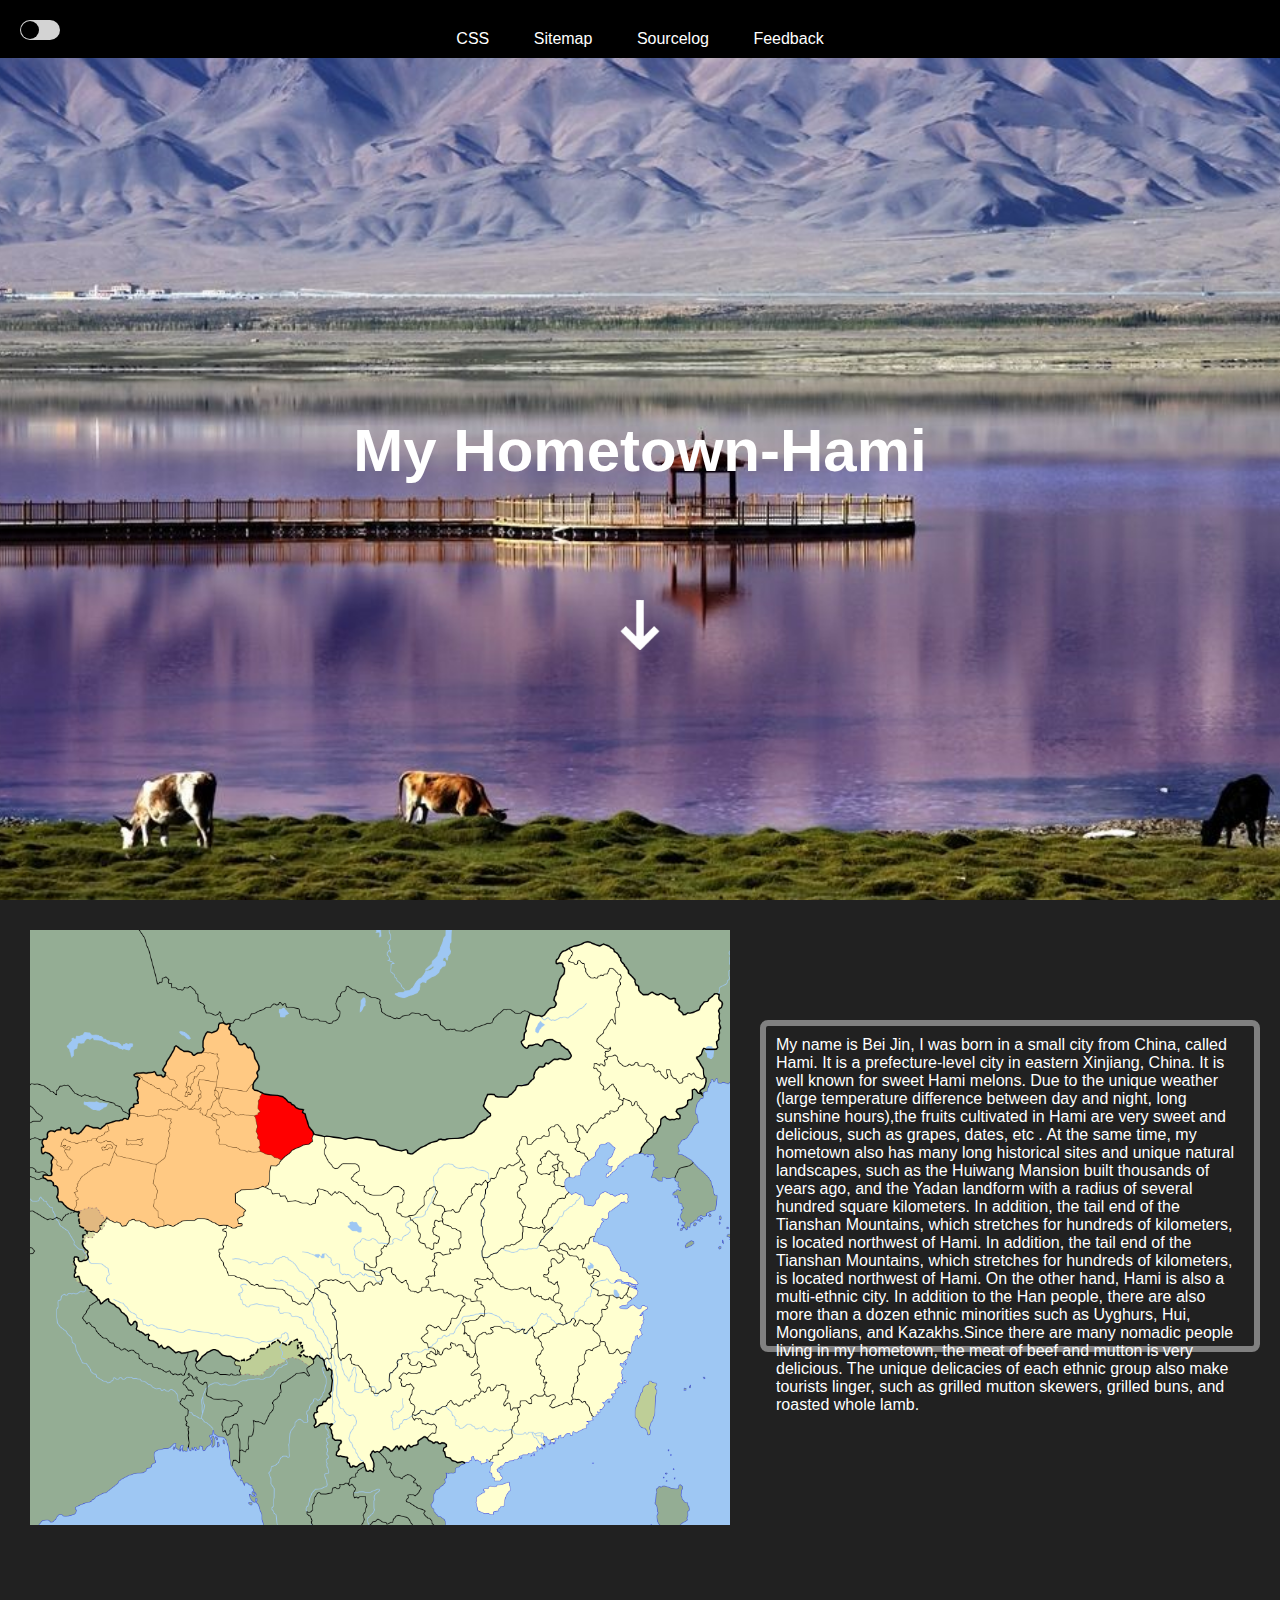
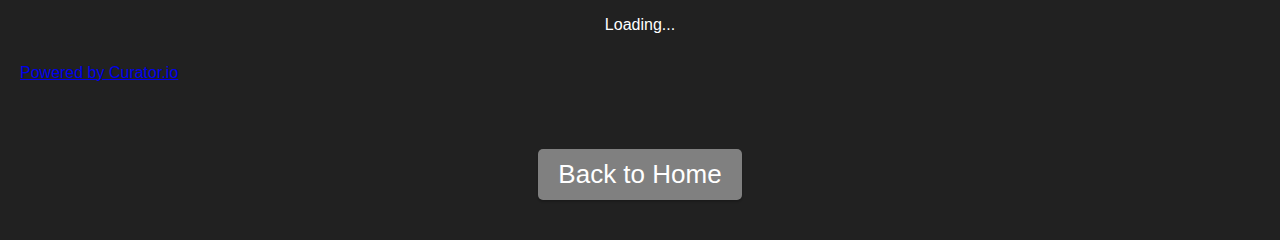
<file: index.html>
<!DOCTYPE html>
<html lang="en">
    <head>
      <meta charset="utf-8">
      <title>Assignment</title>
      <link rel="stylesheet" href="index.css" id="night-mode-css">
      <link rel="stylesheet" href="day-mode.css" id="day-mode-css" disabled>
    
    </head>
    <body>
      <div id="first-page">
        <div class="top-navbar"> 
          <div class="mode-change" tabindex="0" onclick="toggleTheme()" onkeydown="handleKeyPress(event, toggleTheme)">
            <div class="toggle-circle"></div>
            <div class="toggle-box"></div>
          </div>
          <a href="index.css">CSS</a>
          <a href="sitemap.html">Sitemap</a>
          <a href="sourcelog.html">Sourcelog</a>
          <a href="feedback.html">Feedback</a>
        </div>
        <h1><b><a href="landscape.html" id="title-link">My Hometown-Hami</a></b></h1>
        <div class="scroll">
          <img id="arrowImage1" src="Image/arrow2.png" alt="Scroll Down" class="scroll-arrow" tabindex="0" onkeydown="handleKeyPress(event, scrollToSecondPage)">
          <img id="arrowImage2" src="Image/arrow.png" alt="Scroll Down" class="scroll-arrow" style="display: none;" tabindex="0" onkeydown="handleKeyPress(event, scrollToSecondPage)">
      </div>
    </div>
      
      <div id="second-page">
        <div class="content-container">
          <a href="Hami.html" class="map-link">
            <img src="./Image/map.png" alt="Map of Hami">
            
          </a>
        <p class="description">
                My name is Bei Jin, I was born in a small city from China, called Hami. It is a prefecture-level city in eastern Xinjiang, China. It is well known for sweet Hami melons.
              Due to the unique weather (large temperature difference between day and night, long sunshine hours),the fruits cultivated in Hami are very sweet and delicious, such as grapes, dates, etc . 
              At the same time, my hometown also has many long historical sites and unique natural landscapes, such as the Huiwang Mansion built thousands of years ago, and the Yadan landform with 
              a radius of several hundred square kilometers. In addition, the tail end of the Tianshan Mountains, which stretches for hundreds of kilometers, is located northwest of Hami. In addition, 
              the tail end of the Tianshan Mountains, which stretches for hundreds of kilometers, is located northwest of Hami.
              On the other hand, Hami is also a multi-ethnic city. In addition to the Han people, there are also more than a dozen ethnic minorities such as Uyghurs, Hui, Mongolians, 
              and Kazakhs.Since there are many nomadic people living in my hometown, the meat of beef and mutton is very delicious. The unique delicacies of each ethnic group also make tourists linger, 
              such as grilled mutton skewers, grilled buns, and roasted whole lamb.
            </p>

          </div>

          <div id="curator-feed-default-feed-layout">
            <a href="https://curator.io" target="_blank" class="crt-logo crt-tag">Powered by Curator.io</a>
          </div>
          <script type="text/javascript">
            (function(){
              var i,e,d=document,s="script";i=d.createElement("script");i.async=1;i.charset="UTF-8";
              i.src="https://cdn.curator.io/published/1fb7732d-4795-4dac-8c48-2c9e553a1491.js";
              e=d.getElementsByTagName(s)[0];e.parentNode.insertBefore(i, e);
            })();
          </script>



            <div class="centered-link-container">
              <button onclick="window.location.href='index.html';">Back to Home</button>
            </div>
          </div>
          
        </body>


        <script src="action.js"></script>
        

</html>
</file>
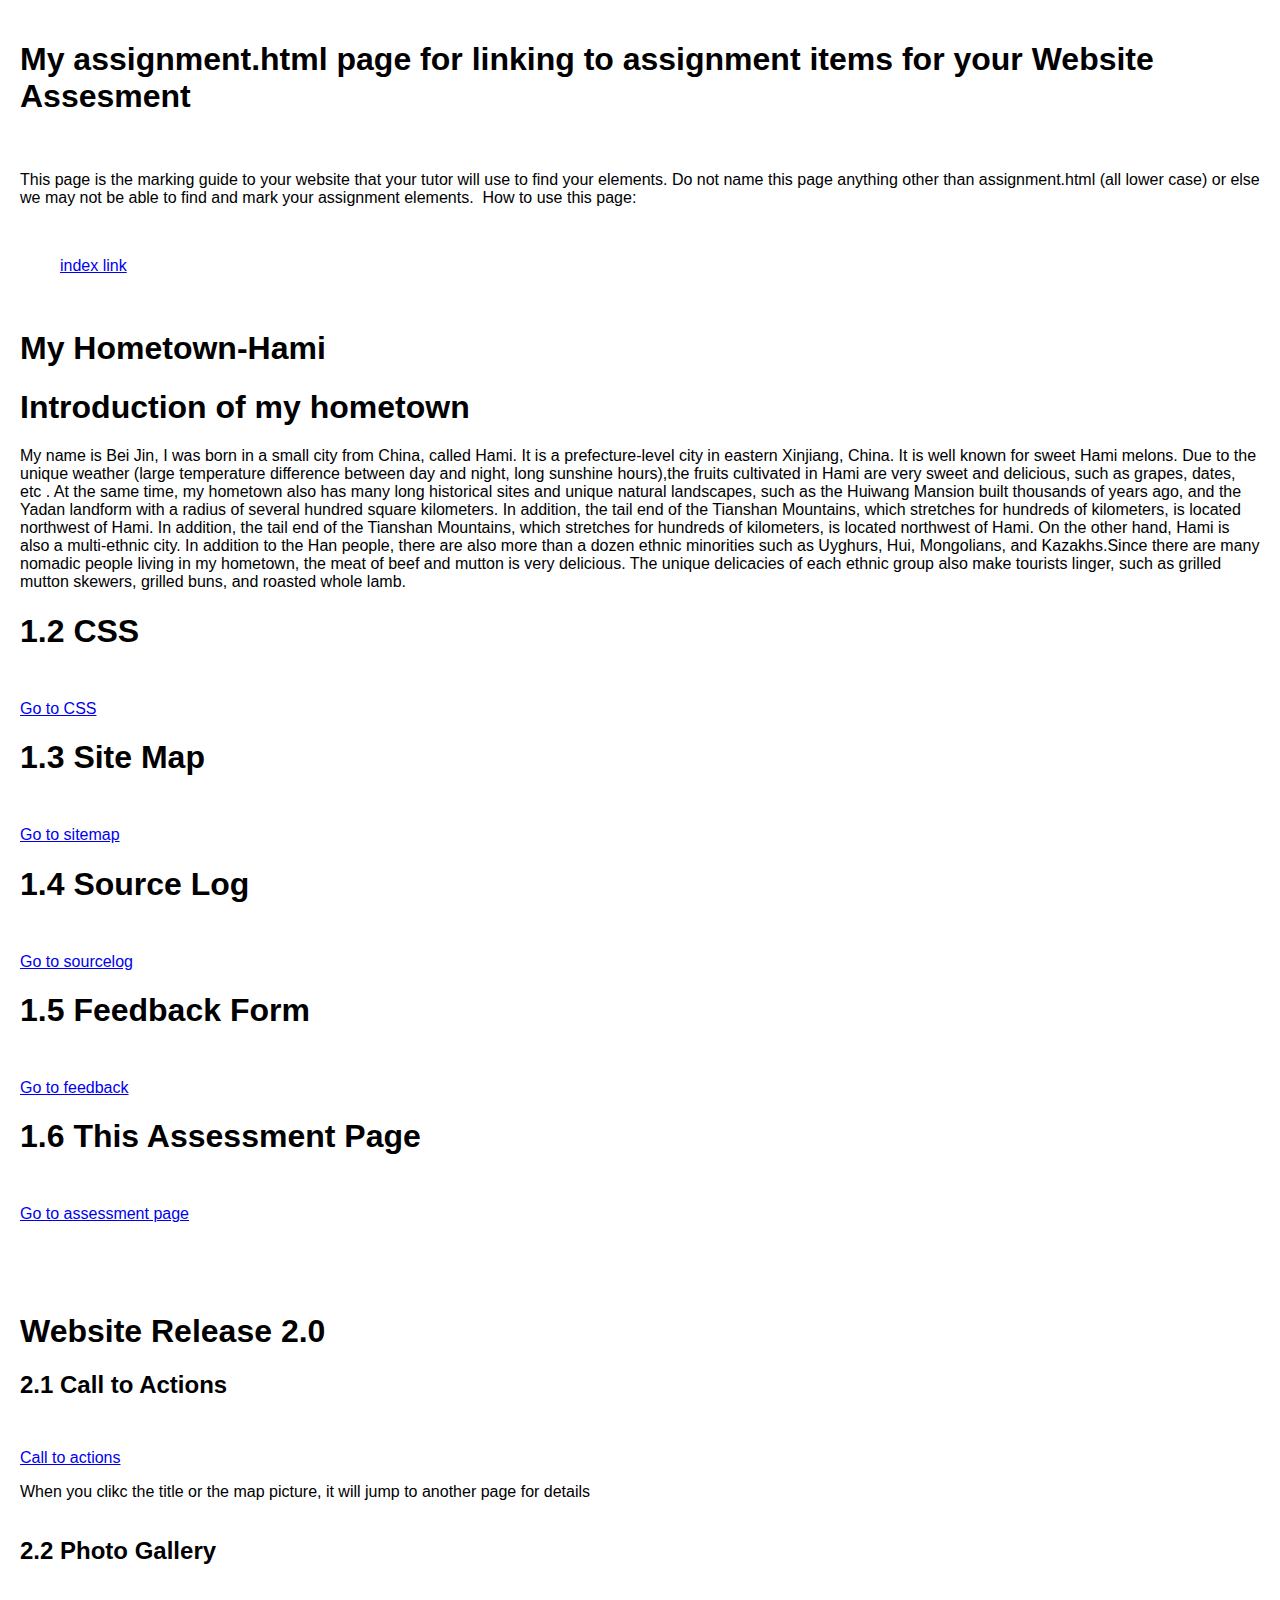
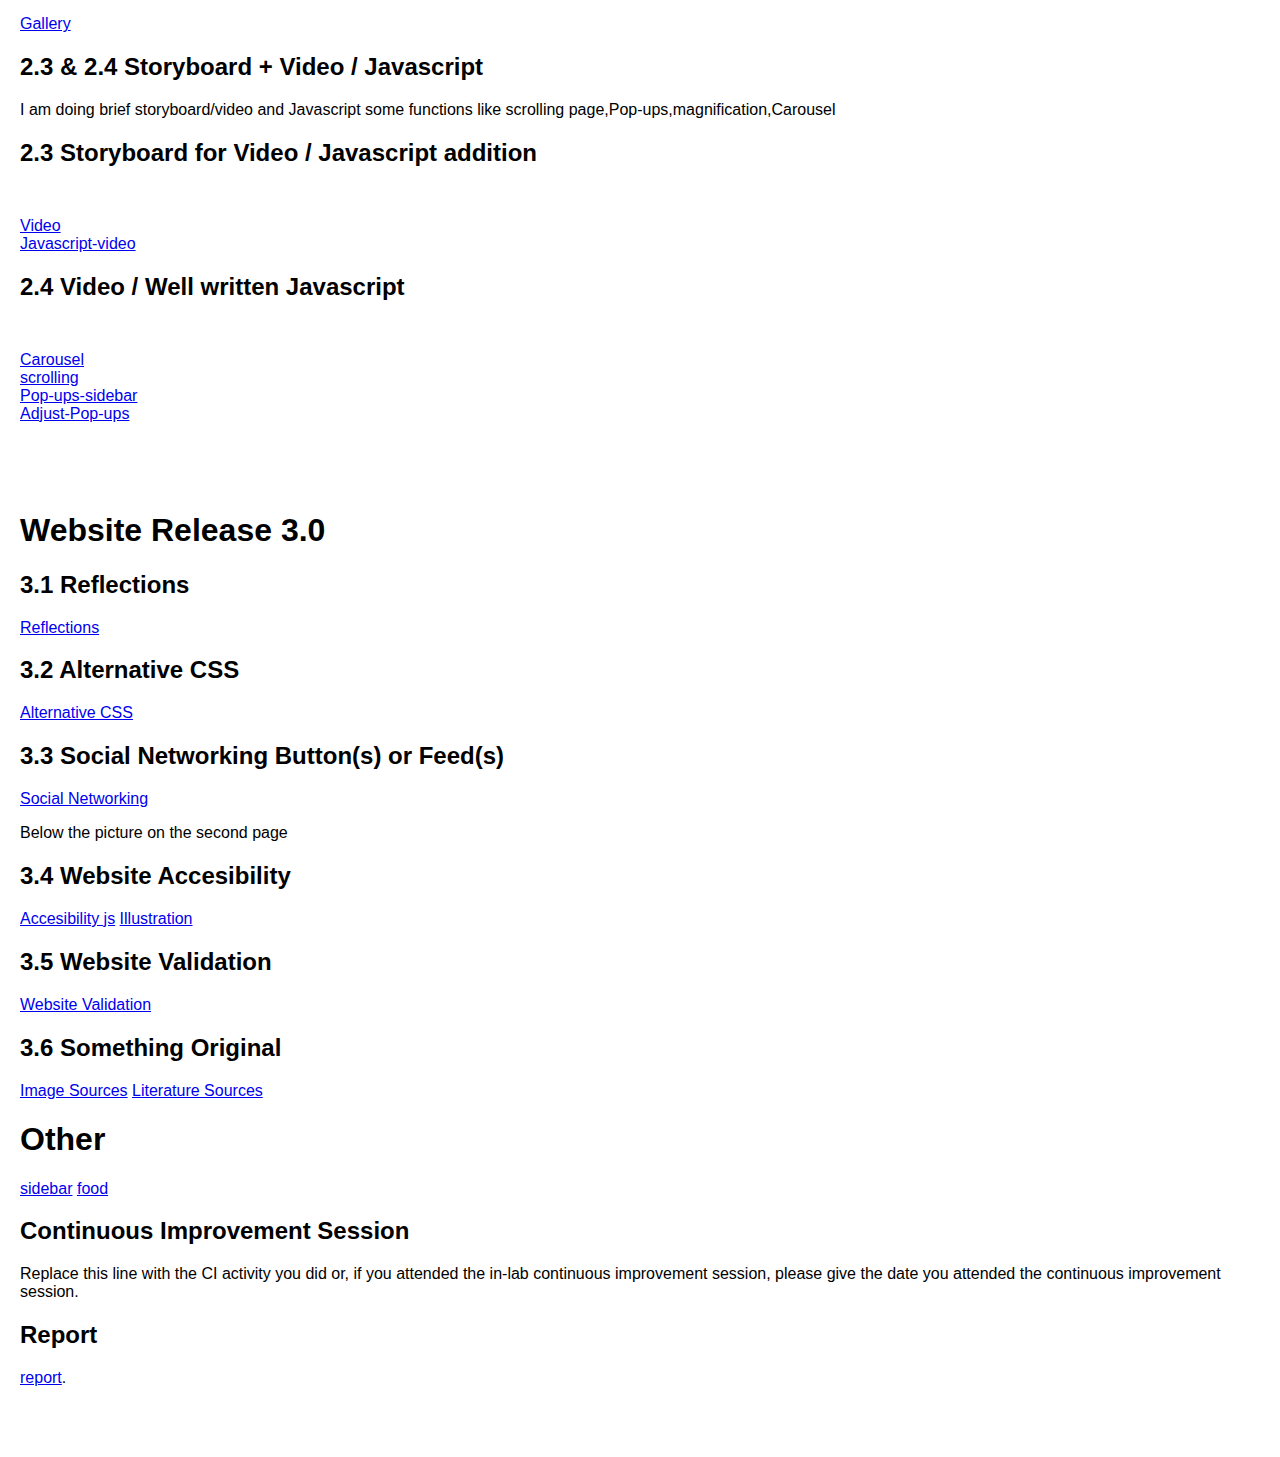
<file: assignment.html>
<!DOCTYPE html PUBLIC "-//W3C//DTD HTML 4.01//EN" "http://www.w3.org/TR/html4/strict.dtd">
<!-- saved from url=(0094)https://wattlecourses.anu.edu.au/pluginfile.php/3656624/mod_resource/content/2/assignment.html -->
<html><head><meta http-equiv="Content-Type" content="text/html; charset=UTF-8">

  <meta http-equiv="Content-Style-Type" content="text/css">
  <title>assignment.html required page</title>
  <meta name="Generator" content="Cocoa HTML Writer">
  <meta name="CocoaVersion" content="1038.36">
  <link rel="stylesheet" href="assignment.css">
  <style data-id="immersive-translate-input-injected-css">.immersive-translate-input {
  position: absolute;
  top: 0;
  right: 0;
  left: 0;
  bottom: 0;
  z-index: 2147483647;
  display: flex;
  justify-content: center;
  align-items: center;
}

.immersive-translate-loading-spinner {
  vertical-align: middle !important;
  width: 10px !important;
  height: 10px !important;
  display: inline-block !important;
  margin: 0 4px !important;
  border: 2px rgba(221, 244, 255, 0.6) solid !important;
  border-top: 2px rgba(0, 0, 0, 0.375) solid !important;
  border-left: 2px rgba(0, 0, 0, 0.375) solid !important;
  border-radius: 50% !important;
  padding: 0 !important;
  -webkit-animation: immersive-translate-loading-animation 0.6s infinite linear !important;
  animation: immersive-translate-loading-animation 0.6s infinite linear !important;
}

@-webkit-keyframes immersive-translate-loading-animation {
  from {
    -webkit-transform: rotate(0deg);
  }

  to {
    -webkit-transform: rotate(359deg);
  }
}

@keyframes immersive-translate-loading-animation {
  from {
    transform: rotate(0deg);
  }

  to {
    transform: rotate(359deg);
  }
}


.immersive-translate-input-loading {
  --loading-color: #f78fb6;
  width: 6px;
  height: 6px;
  border-radius: 50%;
  display: block;
  margin: 12px auto;
  position: relative;
  color: white;
  left: -100px;
  box-sizing: border-box;
  animation: immersiveTranslateShadowRolling 1.5s linear infinite;
}

@keyframes immersiveTranslateShadowRolling {
  0% {
    box-shadow: 0px 0 rgba(255, 255, 255, 0), 0px 0 rgba(255, 255, 255, 0), 0px 0 rgba(255, 255, 255, 0), 0px 0 rgba(255, 255, 255, 0);
  }

  12% {
    box-shadow: 100px 0 var(--loading-color), 0px 0 rgba(255, 255, 255, 0), 0px 0 rgba(255, 255, 255, 0), 0px 0 rgba(255, 255, 255, 0);
  }

  25% {
    box-shadow: 110px 0 var(--loading-color), 100px 0 var(--loading-color), 0px 0 rgba(255, 255, 255, 0), 0px 0 rgba(255, 255, 255, 0);
  }

  36% {
    box-shadow: 120px 0 var(--loading-color), 110px 0 var(--loading-color), 100px 0 var(--loading-color), 0px 0 rgba(255, 255, 255, 0);
  }

  50% {
    box-shadow: 130px 0 var(--loading-color), 120px 0 var(--loading-color), 110px 0 var(--loading-color), 100px 0 var(--loading-color);
  }

  62% {
    box-shadow: 200px 0 rgba(255, 255, 255, 0), 130px 0 var(--loading-color), 120px 0 var(--loading-color), 110px 0 var(--loading-color);
  }

  75% {
    box-shadow: 200px 0 rgba(255, 255, 255, 0), 200px 0 rgba(255, 255, 255, 0), 130px 0 var(--loading-color), 120px 0 var(--loading-color);
  }

  87% {
    box-shadow: 200px 0 rgba(255, 255, 255, 0), 200px 0 rgba(255, 255, 255, 0), 200px 0 rgba(255, 255, 255, 0), 130px 0 var(--loading-color);
  }

  100% {
    box-shadow: 200px 0 rgba(255, 255, 255, 0), 200px 0 rgba(255, 255, 255, 0), 200px 0 rgba(255, 255, 255, 0), 200px 0 rgba(255, 255, 255, 0);
  }
}


.immersive-translate-search-recomend {
  border: 1px solid #dadce0;
  border-radius: 8px;
  padding: 16px;
  margin-bottom: 16px;
  position: relative;
  font-size: 16px;
}

.immersive-translate-search-enhancement-en-title {
  color: #4d5156;
}

/* dark */
@media (prefers-color-scheme: dark) {
  .immersive-translate-search-recomend {
    border: 1px solid #3c4043;
  }

  .immersive-translate-close-action svg {
    fill: #bdc1c6;
  }

  .immersive-translate-search-enhancement-en-title {
    color: #bdc1c6;
  }
}


.immersive-translate-search-settings {
  position: absolute;
  top: 16px;
  right: 16px;
  cursor: pointer;
}

.immersive-translate-search-recomend::before {
  /* content: " "; */
  /* width: 20px; */
  /* height: 20px; */
  /* top: 16px; */
  /* position: absolute; */
  /* background: center / contain url('[data-uri]'); */
}

.immersive-translate-search-title {}

.immersive-translate-search-title-wrapper {}

.immersive-translate-search-time {
  font-size: 12px;
  margin: 4px 0 24px;
  color: #70757a;
}

.immersive-translate-expand-items {
  display: none;
}

.immersive-translate-search-more {
  margin-top: 16px;
  font-size: 14px;
}

.immersive-translate-modal {
  display: none;
  position: fixed;
  z-index: 2147483647;
  left: 0;
  top: 0;
  width: 100%;
  height: 100%;
  overflow: auto;
  background-color: rgb(0, 0, 0);
  background-color: rgba(0, 0, 0, 0.4);
  font-size: 15px;
}

.immersive-translate-modal-content {
  background-color: #fefefe;
  margin: 10% auto;
  padding: 40px 24px 24px;
  border: 1px solid #888;
  border-radius: 10px;
  width: 80%;
  max-width: 270px;
  font-family: system-ui, -apple-system, "Segoe UI", "Roboto", "Ubuntu",
    "Cantarell", "Noto Sans", sans-serif, "Apple Color Emoji", "Segoe UI Emoji",
    "Segoe UI Symbol", "Noto Color Emoji";
  position: relative
}

.immersive-translate-modal .immersive-translate-modal-content-in-input {
  max-width: 500px;
}
.immersive-translate-modal-content-in-input .immersive-translate-modal-body {
  text-align: left;
  max-height: unset;
}

.immersive-translate-modal-title {
  text-align: center;
  font-size: 16px;
  font-weight: 700;
  color: #333333;
}

.immersive-translate-modal-body {
  text-align: center;
  font-size: 14px;
  font-weight: 400;
  color: #333333;
  word-break: break-all;
  margin-top: 24px;
}

@media screen and (max-width: 768px) {
  .immersive-translate-modal-body {
    max-height: 250px;
    overflow-y: auto;
  }
}

.immersive-translate-close {
  color: #666666;
  position: absolute;
  right: 16px;
  top: 16px;
  font-size: 20px;
  font-weight: bold;
}

.immersive-translate-close:hover,
.immersive-translate-close:focus {
  color: black;
  text-decoration: none;
  cursor: pointer;
}

.immersive-translate-modal-footer {
  display: flex;
  justify-content: center;
  flex-wrap: wrap;
  margin-top: 24px;
}

.immersive-translate-btn {
  width: fit-content;
  color: #fff;
  background-color: #ea4c89;
  border: none;
  font-size: 16px;
  margin: 0 8px;
  padding: 9px 30px;
  border-radius: 5px;
  display: flex;
  align-items: center;
  justify-content: center;
  cursor: pointer;
  transition: background-color 0.3s ease;
}

.immersive-translate-btn:hover {
  background-color: #f082ac;
}

.immersive-translate-cancel-btn {
  /* gray color */
  background-color: rgb(89, 107, 120);
}


.immersive-translate-cancel-btn:hover {
  background-color: hsl(205, 20%, 32%);
}

.immersive-translate-action-btn {
  background-color: transparent;
  color: #EA4C89;
  border: 1px solid #EA4C89
}

.immersive-translate-btn svg {
  margin-right: 5px;
}

.immersive-translate-link {
  cursor: pointer;
  user-select: none;
  -webkit-user-drag: none;
  text-decoration: none;
  color: #007bff;
  -webkit-tap-highlight-color: rgba(0, 0, 0, .1);
}

.immersive-translate-primary-link {
  cursor: pointer;
  user-select: none;
  -webkit-user-drag: none;
  text-decoration: none;
  color: #ea4c89;
  -webkit-tap-highlight-color: rgba(0, 0, 0, .1);
}

.immersive-translate-modal input[type="radio"] {
  margin: 0 6px;
  cursor: pointer;
}

.immersive-translate-modal label {
  cursor: pointer;
}

.immersive-translate-close-action {
  position: absolute;
  top: 2px;
  right: 0px;
  cursor: pointer;
}</style></head>
  <body>
    <h1><b> My assignment.html page for linking to assignment items for your Website Assesment</b></h1>
   
    <p><br></p>
    <p>This page is the marking guide to your website that your tutor will use to find your elements.  Do not name this page anything other than assignment.html (all lower case) or else we may not be able to find and mark your assignment elements.<span>&nbsp; </span>How to use this page:</p>
    <ul>
      <div class="centered-link-container">
        <a href="index.html">index link</a>
      </div>
    </ul>
    <p><br></p>
    <h1><b>My Hometown-Hami</b></h1>
   
    <h1><b>Introduction of my hometown</b></h1>
    <p>
      My name is Bei Jin, I was born in a small city from China, called Hami. It is a prefecture-level city in eastern Xinjiang, China. It is well known for sweet Hami melons.
      Due to the unique weather (large temperature difference between day and night, long sunshine hours),the fruits cultivated in Hami are very sweet and delicious, such as grapes, dates, etc . 
      At the same time, my hometown also has many long historical sites and unique natural landscapes, such as the Huiwang Mansion built thousands of years ago, and the Yadan landform with 
      a radius of several hundred square kilometers. In addition, the tail end of the Tianshan Mountains, which stretches for hundreds of kilometers, is located northwest of Hami. In addition, 
      the tail end of the Tianshan Mountains, which stretches for hundreds of kilometers, is located northwest of Hami.
      On the other hand, Hami is also a multi-ethnic city. In addition to the Han people, there are also more than a dozen ethnic minorities such as Uyghurs, Hui, Mongolians, 
      and Kazakhs.Since there are many nomadic people living in my hometown, the meat of beef and mutton is very delicious. The unique delicacies of each ethnic group also make tourists linger, 
      such as grilled mutton skewers, grilled buns, and roasted whole lamb.
    </p>

   
    
    <h1><b>1.2 CSS</b></h1>
    <div class="centered-link-container">
      <a href="index.css">Go to CSS</a>
    </div>

   
    <h1><b>1.3 Site Map</b></h1>
    <div class="centered-link-container">
      <a href="sitemap.html">Go to sitemap</a>
    </div>


    <h1><b>1.4 Source Log</b></h1>
    <div class="centered-link-container">
      <a href="sourcelog.html">Go to sourcelog</a>
    </div>


    <h1><b>1.5 Feedback Form</b></h1>
    <div class="centered-link-container">
      <a href="feedback.html">Go to feedback</a>
    </div>



    <h1><b>1.6 This Assessment Page</b></h1>
    <div class="centered-link-container">
      <a href="assignment.html">Go to assessment page</a>
    </div>

  

    <p><br></p>
    <p><br></p>
    <h1><b>Website Release 2.0</b></h1>
    <h2><b>2.1 Call to Actions</b></h2>
    <div class="centered-link-container">
      <a href="index.html">Call to actions</a>
      <p>When you clikc the title or the map picture, it will jump to another page for details</p>
    </div>

    <h2><b>2.2 Photo Gallery</b></h2>
    <div class="centered-link-container">
      <a href="landscape.html">Gallery</a>
    </div>

    <h2><b>2.3 &amp; 2.4 Storyboard + Video / Javascript</b></h2>
    <p>I am doing brief storyboard/video and Javascript some  functions like scrolling page,Pop-ups,magnification,Carousel</p>
    
    <h2><b>2.3 Storyboard for Video / Javascript addition</b></h2>
    <div class="centered-link-container">
      <a href="culture.html">Video</a>
      <a href="video.js">Javascript-video</a>
    </div>
    
    <h2><b>2.4 Video / Well written Javascript</b></h2>
    <div class="centered-link-container">
      <a href="landscape.js">Carousel</a>
      <a href="action.js">scrolling</a>
      <a href="sidebar.js">Pop-ups-sidebar</a>
      <a href="adjust.js">Adjust-Pop-ups</a>
    </div>
    

    <p><br></p>
    <p><br></p>
    <h1><b>Website Release 3.0</b></h1>
    <h2><b>3.1 Reflections</b></h2>
    <a href="reflections.html">Reflections</a>


    <h2><b>3.2 Alternative CSS</b></h2>
    <a href="day-mode.css">Alternative CSS</a>

    <h2><b>3.3 Social Networking Button(s) or Feed(s)</b></h2>
    <a href="index.html">Social Networking</a>
    <p>Below the picture on the second page</p>

    <h2><b>3.4 Website Accesibility</b></h2>
    <a href="action.js">Accesibility js</a>
    <a href="illustration.html">Illustration</a>

    <h2><b>3.5 Website Validation</b></h2>
    <a href="validation.html">Website Validation</a>

    <h2><b>3.6 Something Original</b></h2>
    <a href="sourcelog.html">Image Sources</a>
    <a href="literature.html">Literature Sources</a>

    <h1><b>Other</b></h1>
    <a href="Hami.html">sidebar</a>
    <a href="food.html">food</a>

    <h2><b>Continuous Improvement Session</b></h2>
    <p>Replace this line with the CI activity you did or, if you attended the in-lab continuous improvement session, please give the date you attended the continuous improvement session.</p>
    <h2><b>Report</b></h2>
    <p><a href="report of web design.pdf">report</a>.</p>
    <p><br></p>

  

</body></html>
</file>
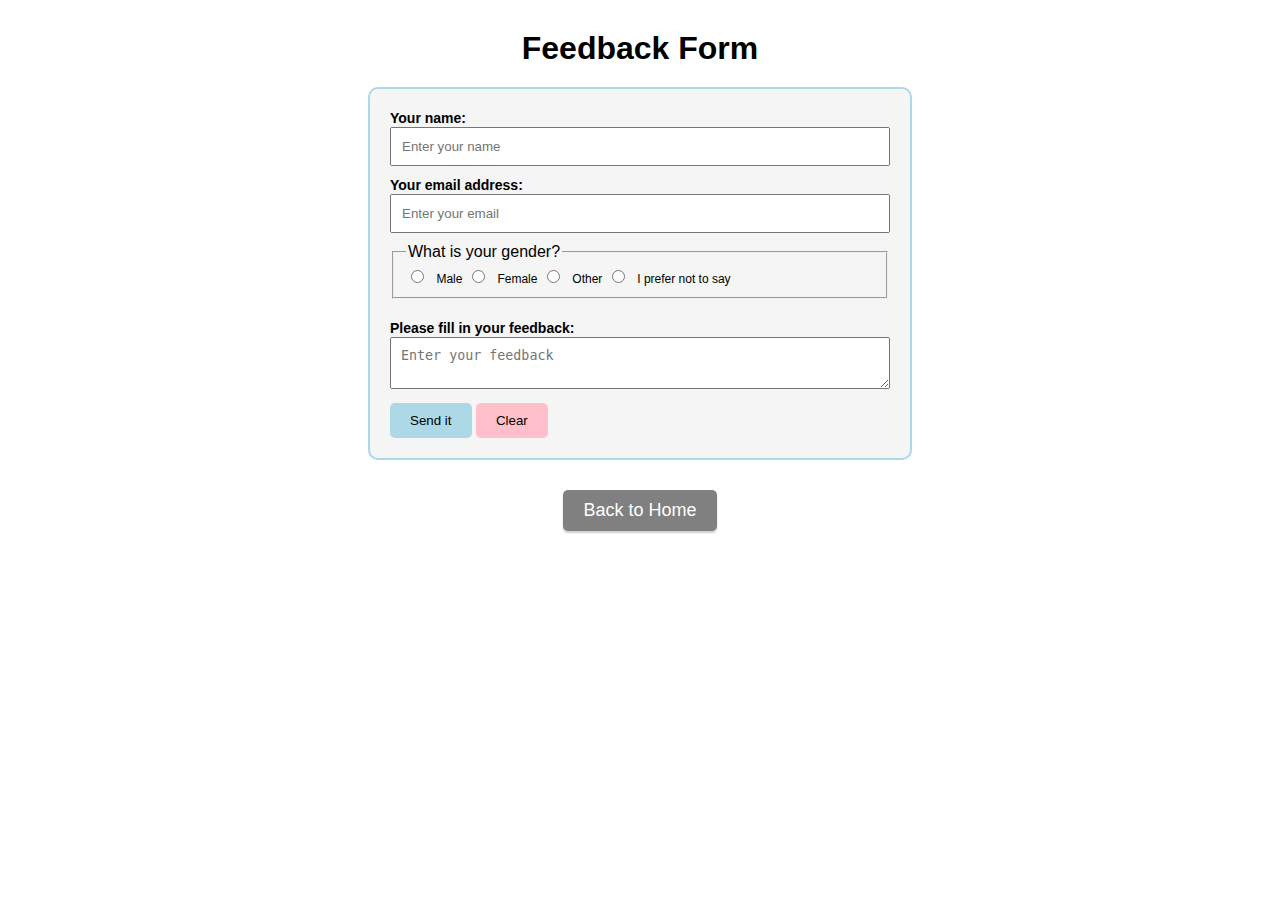
<file: feedback.html>
<!DOCTYPE html>
<html lang="en">
<head>
    <meta charset="UTF-8">
    <title>Feedback Form</title>
    <link rel="stylesheet" href="feedback.css">
</head>
<body>
    <h1 style="margin-bottom: 20px;">Feedback Form</h1> 
    <form class="feedback-form" action="mailto:your-email@example.com" method="POST" enctype="text/plain">
        <label for="name">Your name:</label>
        <input type="text" id="name" name="name" class="form-control" placeholder="Enter your name">
        
        <label for="email">Your email address:</label>
        <input type="email" id="email" name="email" class="form-control" placeholder="Enter your email">
        
        <fieldset class="radio-group">
            <legend>What is your gender?</legend>
            <input type="radio" id="male" name="gender" value="Male">
            <label for="male">Male</label>
            <input type="radio" id="female" name="gender" value="Female">
            <label for="female">Female</label>
            <input type="radio" id="other" name="gender" value="Other">
            <label for="other">Other</label>
            <input type="radio" id="prefer_not_to_say" name="gender" value="I prefer not to say">
            <label for="prefer_not_to_say">I prefer not to say</label>
        </fieldset>
        
        <label for="feedback">Please fill in your feedback:</label>
        <textarea id="feedback" name="feedback" class="form-control" placeholder="Enter your feedback"></textarea>
        
        <button type="submit" class="submit-btn">Send it</button>
        <button type="reset" class="clear-btn">Clear</button>
    </form> 

    <div class="centered-link-container">
        <button onclick="window.location.href='index.html';">Back to Home</button>
    </div>
</body>
</html>
</file>
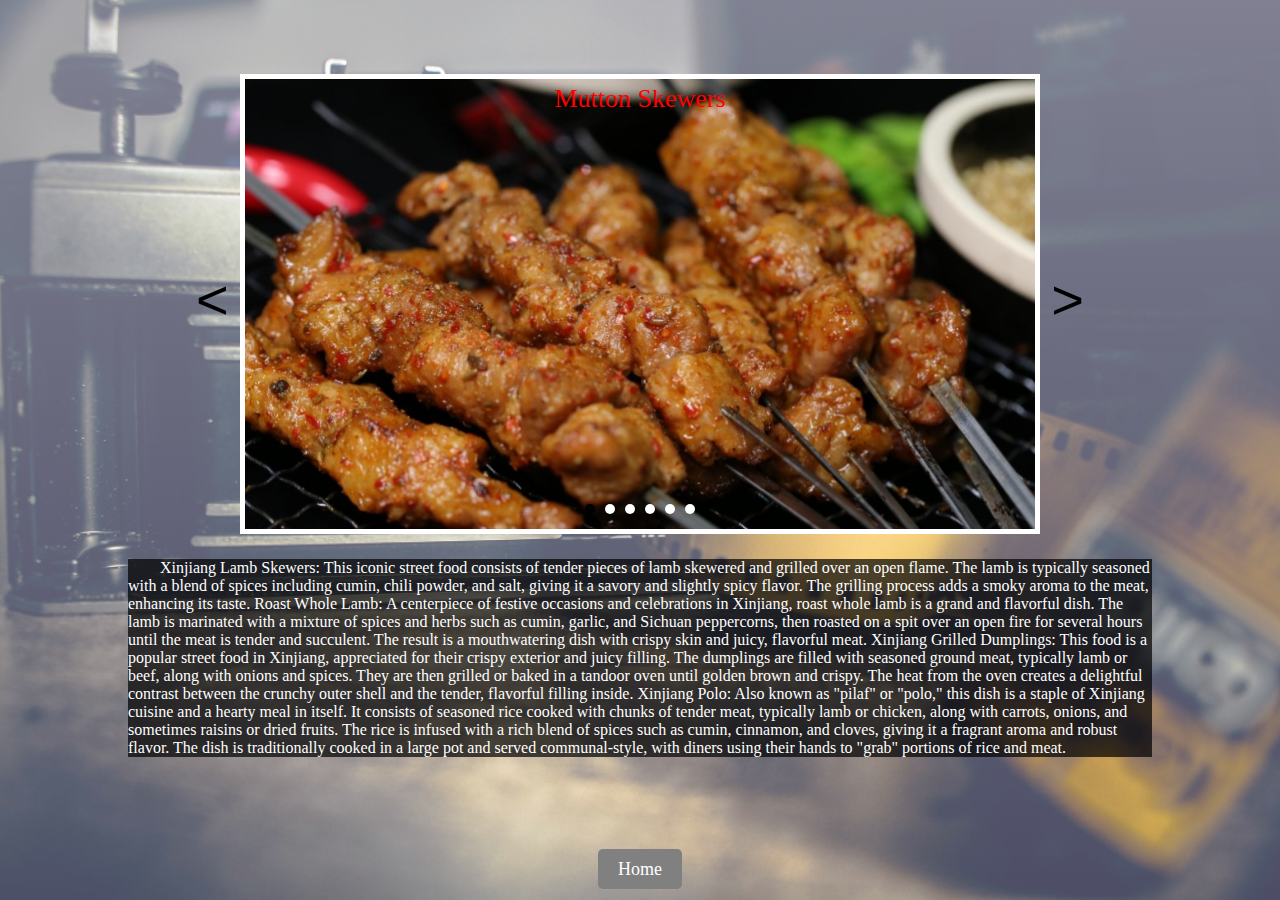
<file: food.html>
<!DOCTYPE html>
<html lang="en">
    <head>
      <meta charset="UTF-8">
      <meta name="viewport" content="width=device-width, initial-scale=1.0">
      <title>Food</title>
      <link rel="stylesheet" href="food.css">
    </head>
    <body>
      <div class="carousel">
        <div class="carousel-images">
          <img src="./Image/f1.png" alt="Image 1" class="carousel-image">
          <div class="image-title">Mutton Skewers</div>
          <img src="./Image/f2.png" alt="Image 2" class="carousel-image">
          <div class="image-title">Mutton Skewers</div>
          <img src="./Image/f3.png" alt="Image 3" class="carousel-image">
          <div class="image-title">Roast sheep</div>    
          <img src="./Image/f4.png" alt="Image 4" class="carousel-image">
          <div class="image-title">Grilled Buns</div> 
          <img src="./Image/f5.png" alt="Image 5" class="carousel-image">
          <div class="image-title">Grilled Buns</div> 
          <img src="./Image/f6.png" alt="Image 6" class="carousel-image">
          <div class="image-title">Pilaf</div> 

        </div>

      <button class="arrow left-arrow">&#60;</button>
      <button class="arrow right-arrow">&#62;</button>
      <div class="carousel-indicators">

        <span class="dot"></span>
        <span class="dot"></span>
        <span class="dot"></span>
        <span class="dot"></span>
        <span class="dot"></span>
        <span class="dot"></span>
       

      </div>

    </div>

    <div class="text-content">
      Xinjiang Lamb Skewers: This iconic street food consists of tender pieces of lamb skewered and grilled over an open flame. The lamb is typically seasoned with 
      a blend of spices including cumin, chili powder, and salt, giving it a savory and slightly spicy flavor. The grilling process adds a smoky aroma to the meat, 
      enhancing its taste. Roast Whole Lamb: A centerpiece of festive occasions and celebrations in Xinjiang, roast whole lamb is a grand and flavorful dish. The lamb is marinated with 
      a mixture of spices and herbs such as cumin, garlic, and Sichuan peppercorns, then roasted on a spit over an open fire for several hours until the meat is tender 
      and succulent. The result is a mouthwatering dish with crispy skin and juicy, flavorful meat. Xinjiang Grilled Dumplings: This food is a popular street food in Xinjiang, appreciated for their crispy exterior and juicy filling. The dumplings are filled 
      with seasoned ground meat, typically lamb or beef, along with onions and spices. They are then grilled or baked in a tandoor oven until golden brown and crispy. 
      The heat from the oven creates a delightful contrast between the crunchy outer shell and the tender, flavorful filling inside.
      Xinjiang Polo: Also known as "pilaf" or "polo," this dish is a staple of Xinjiang cuisine and a hearty meal in itself. It consists of seasoned rice 
      cooked with chunks of tender meat, typically lamb or chicken, along with carrots, onions, and sometimes raisins or dried fruits. The rice is infused with a 
      rich blend of spices such as cumin, cinnamon, and cloves, giving it a fragrant aroma and robust flavor. The dish is traditionally cooked in a large pot and served 
      communal-style, with diners using their hands to "grab" portions of rice and meat. 
    
    </div>

    <div class="home-button">
  
      <a href="index.html">Home</a>
    </div>


    <script src="food.js"></script>

  </body>
</html>
</file>
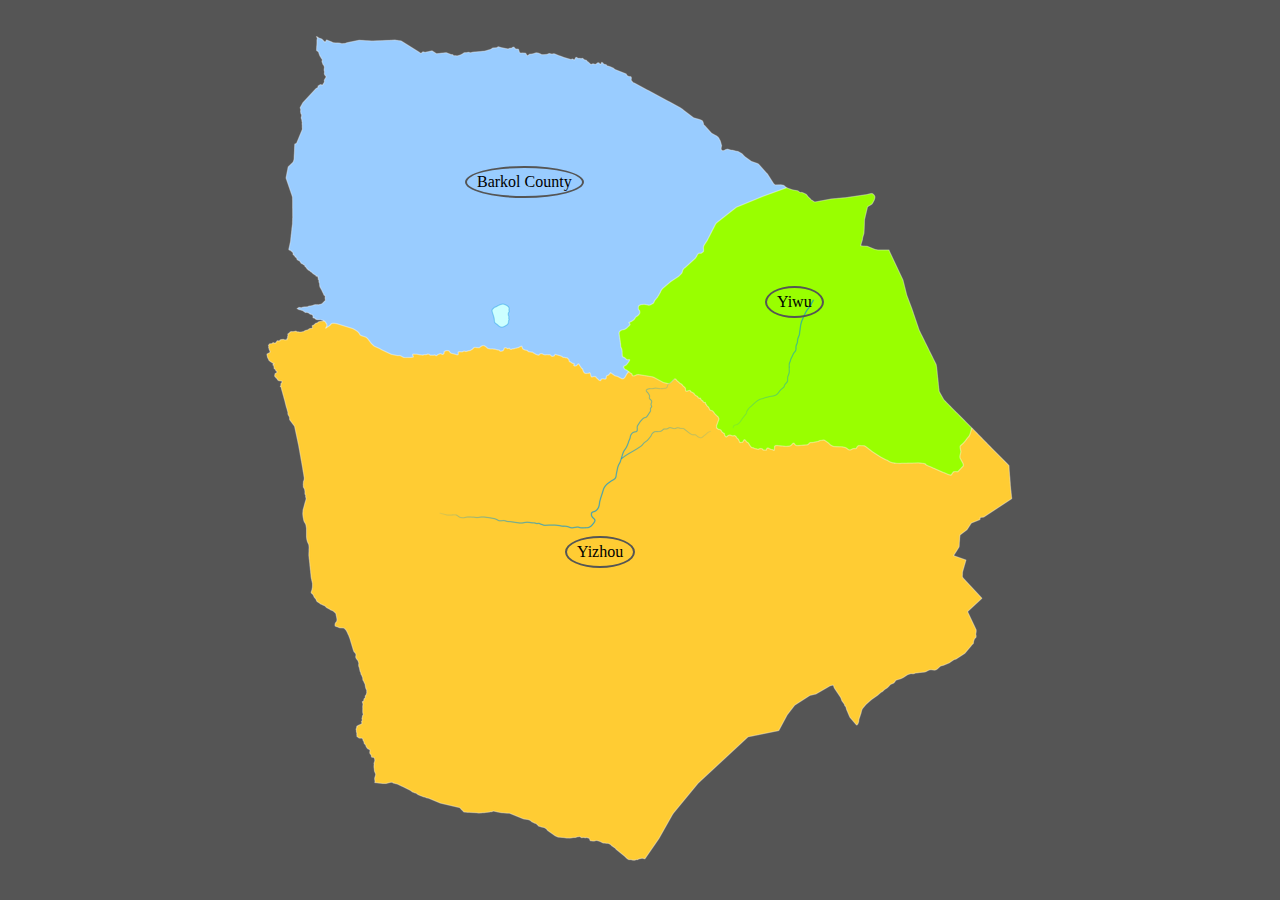
<file: Hami.html>
<!DOCTYPE html>
<html lang="en">
<head>
    <meta charset="UTF-8">
    <title>Hami</title>
    <link rel="stylesheet" href="Hami.css">
</head>
<body>
    <div class="container">
        <img src="./Image/Hami.png" alt="HamiMap">
        
        <span class="styled-link" style="top: 130px; left: 200px;">Barkol County
            <span class="tooltip">
                <img src="./Image/B1.png" alt="Tooltip Image" class="tooltip-image">
                <span class="tooltip-text">Barkol Kazakh Autonomous County is a part of Hami Prefecture in Xinjiang 
                    and has an area of 38,445.3 km2. Barkol was made an autonomous county on October 1, 1954. It is noted 
                    for camel and horse breeding with the Barkol horse well known throughout China. Due to the large number 
                    of camels, which is unparalleled in China, the county is nicknamed the "county of ten thousand camels".
                </span>
            </span>
        </span>
        
        <span class="styled-link" style="top: 250px; left: 500px;">Yiwu
            <span class="tooltip">
                <img src="./Image/W1.png" alt="Tooltip Image" class="tooltip-image">
                <span class="tooltip-text">Yiwu County is a county in the northeast of the Xinjiang Uyghur Autonomous Region
                     and is under the administration of the Hami City. It contains an area of 19,511 km2. The Yiwu County is 
                     between the Qarliq Shan mountain range and the border with Mongolia's Govi-Altai Province. Outside of the 
                     mountain range, most of the county is within the Gobi Desert.
                </span>
            </span>
        </span>
        
        <span class="styled-link" style="top: 500px; left: 300px;">Yizhou
            <span class="tooltip">
                <img src="./Image/Y1.png" alt="Tooltip Image" class="tooltip-image">
                <span class="tooltip-text">Yizhou is the central district of the Hami prefecture-level city, in Xinjiang Uyghur 
                    Autonomous Region, China. Its population was 472,175 at the end of 2010. It is an important town on the Silk 
                    Road and is also the famous producing area of cantaloupe.
                </span>
            </span>
        </span>

        <div id="sidebar" class="sidebar">
            <a href="landscape.html" class="sidebar-link landscape">Landscape</a>
            <a href="food.html" class="sidebar-link food">Food</a>
            <a href="culture.html" class="sidebar-link culture">Culture</a>
            <a href="index.html" class="sidebar-link home">Home</a>
        </div>

        <script src="sidebar.js"></script>
        <script src="adjust.js"></script>
    </div>
</body>
</html>
</file>
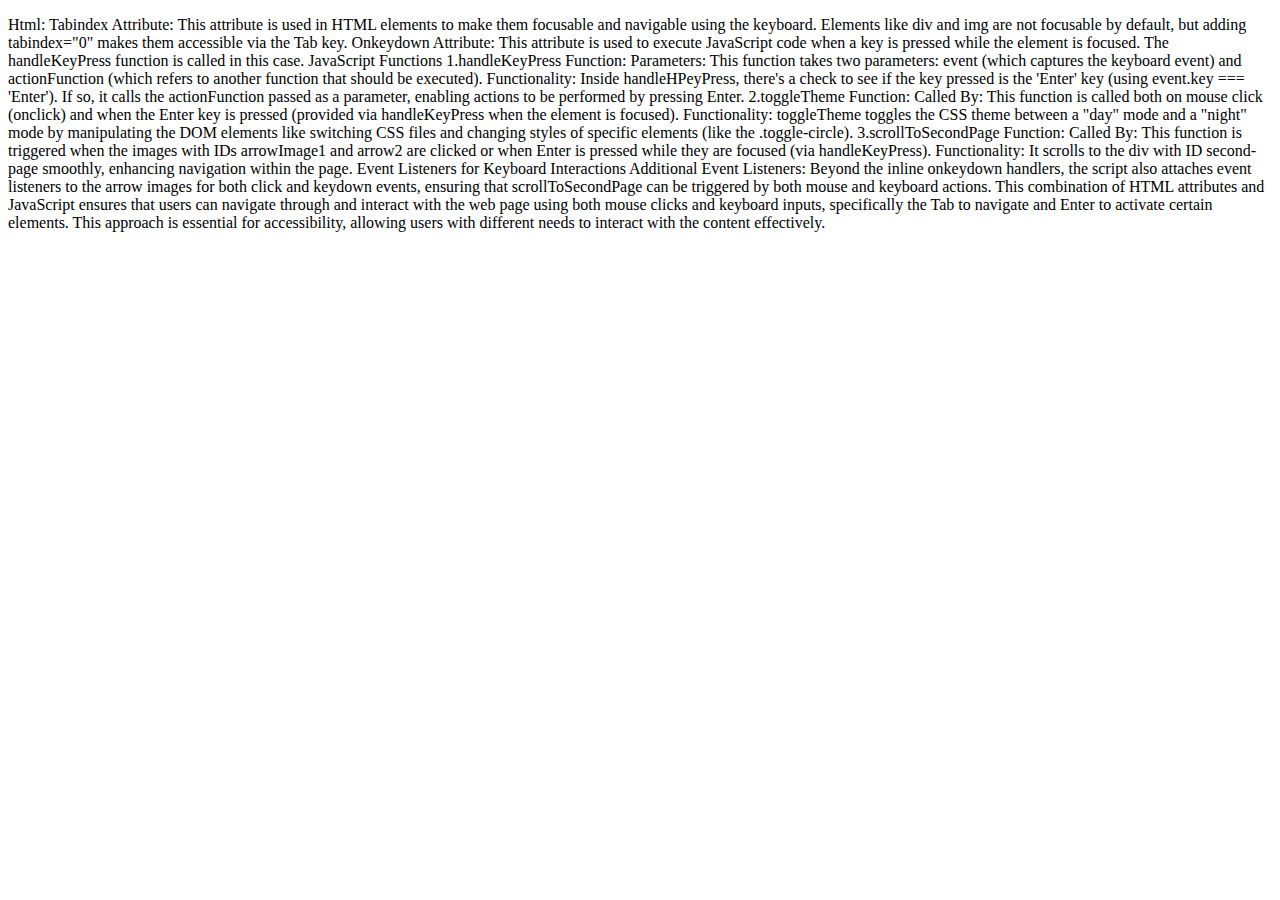
<file: illustration.html>
<!DOCTYPE html>
<html lang="en">
    <head>
      <meta charset="utf-8">
      <title>illustration</title>
    
    </head>
    <body>
      
        <p class="description">
            Html:
            Tabindex Attribute: This attribute is used in HTML elements to make them focusable and navigable using the keyboard. Elements like div and img are not 
            focusable by default, but adding tabindex="0" makes them accessible via the Tab key.
            Onkeydown Attribute: This attribute is used to execute JavaScript code when a key is pressed while the element is focused. The handleKeyPress function is called 
            in this case.
            
            JavaScript Functions
            1.handleKeyPress Function:
            Parameters: This function takes two parameters: event (which captures the keyboard event) and actionFunction (which refers to another function that should be executed).
            Functionality: Inside handleHPeyPress, there's a check to see if the key pressed is the 'Enter' key (using event.key === 'Enter'). If so, it calls the actionFunction passed as a parameter, enabling actions to be performed by pressing Enter.
            2.toggleTheme Function:
            Called By: This function is called both on mouse click (onclick) and when the Enter key is pressed (provided via handleKeyPress when the element is focused).
            Functionality: toggleTheme toggles the CSS theme between a "day" mode and a "night" mode by manipulating the DOM elements like switching CSS files and changing styles of specific elements (like the .toggle-circle).
            3.scrollToSecondPage Function:
            Called By: This function is triggered when the images with IDs arrowImage1 and arrow2 are clicked or when Enter is pressed while they are focused (via handleKeyPress).
            Functionality: It scrolls to the div with ID second-page smoothly, enhancing navigation within the page.
            
            Event Listeners for Keyboard Interactions
            Additional Event Listeners: Beyond the inline onkeydown handlers, the script also attaches event listeners to the arrow images for both click and keydown events, ensuring that scrollToSecondPage can be triggered by both mouse and keyboard actions.
            This combination of HTML attributes and JavaScript ensures that users can navigate through and interact with the web page using both mouse clicks and keyboard inputs, specifically the Tab to navigate and Enter to activate certain elements. This approach is essential for accessibility, allowing users with different needs to interact with the content effectively.
            </p>

            
        </body>


        
        

</html>
</file>
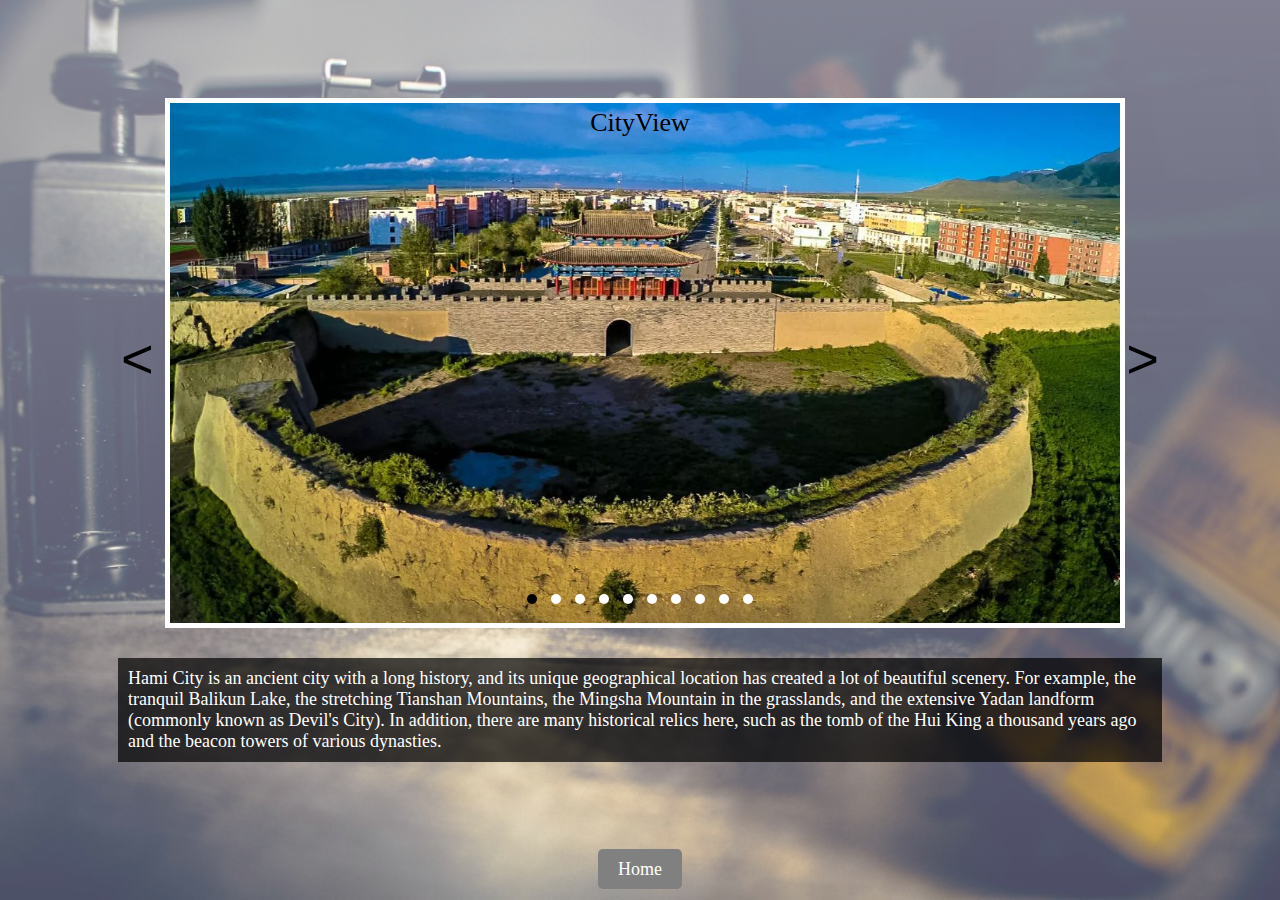
<file: landscape.html>
<!DOCTYPE html>
<html lang="en">
    <head>
      <meta charset="UTF-8">
      <meta name="viewport" content="width=device-width, initial-scale=1.0">
      <title>Landscape</title>
      <link rel="stylesheet" href="landscape.css">
    </head>
    <body>
      <div class="carousel">
        <div class="carousel-images">
          <img src="./Image/1.png" alt="Image 1" class="carousel-image">
          <div class="image-title">CityView</div>
          <img src="./Image/2.png" alt="Image 2" class="carousel-image">
          <div class="image-title">Barkol Lake</div>
          <img src="./Image/3.png" alt="Image 3" class="carousel-image">
          <div class="image-title">TianShan prairie</div>    
          <img src="./Image/4.png" alt="Image 4" class="carousel-image">
          <div class="image-title">Oasis</div> 
          <img src="./Image/5.png" alt="Image 5" class="carousel-image">
          <div class="image-title">Singing Sand Dunes</div>
          <img src="./Image/6.png" alt="Image 6" class="carousel-image">
          <div class="image-title">Devil city</div>
          <img src="./Image/7.png" alt="Image 7" class="carousel-image">
          <div class="image-title">Snow Mountain</div>
          <img src="./Image/8.png" alt="Image 8" class="carousel-image">
          <div class="image-title">Ski resort</div>
          <img src="./Image/9.png" alt="Image 9" class="carousel-image">
          <div class="image-title">Huiwang Mansion</div>
          <img src="./Image/10.png" alt="Image 10" class="carousel-image">
          <div class="image-title">Beacon Towers </div>

        </div>

      <button class="arrow left-arrow">&#60;</button>
      <button class="arrow right-arrow">&#62;</button>
      <div class="carousel-indicators">

        <span class="dot"></span>
        <span class="dot"></span>
        <span class="dot"></span>
        <span class="dot"></span>
        <span class="dot"></span>
        <span class="dot"></span>
        <span class="dot"></span>
        <span class="dot"></span>
        <span class="dot"></span>
        <span class="dot"></span>

      </div>

    </div>

    <div class="text-content">
    
      Hami City is an ancient city with a long history, and its unique geographical location has created a lot of beautiful
      scenery. For example, the tranquil Balikun Lake, the stretching Tianshan Mountains, the Mingsha Mountain in the grasslands, 
      and the extensive Yadan landform (commonly known as Devil's City). In addition, there are many historical relics here, such as 
      the tomb of the Hui King a thousand years ago and the beacon towers of various dynasties.
  
    </div>

    <div class="home-button">
  
      <a href="index.html">Home</a>
    </div>  
    
    <script src="landscape.js"></script>

  </body>
</html>
</file>
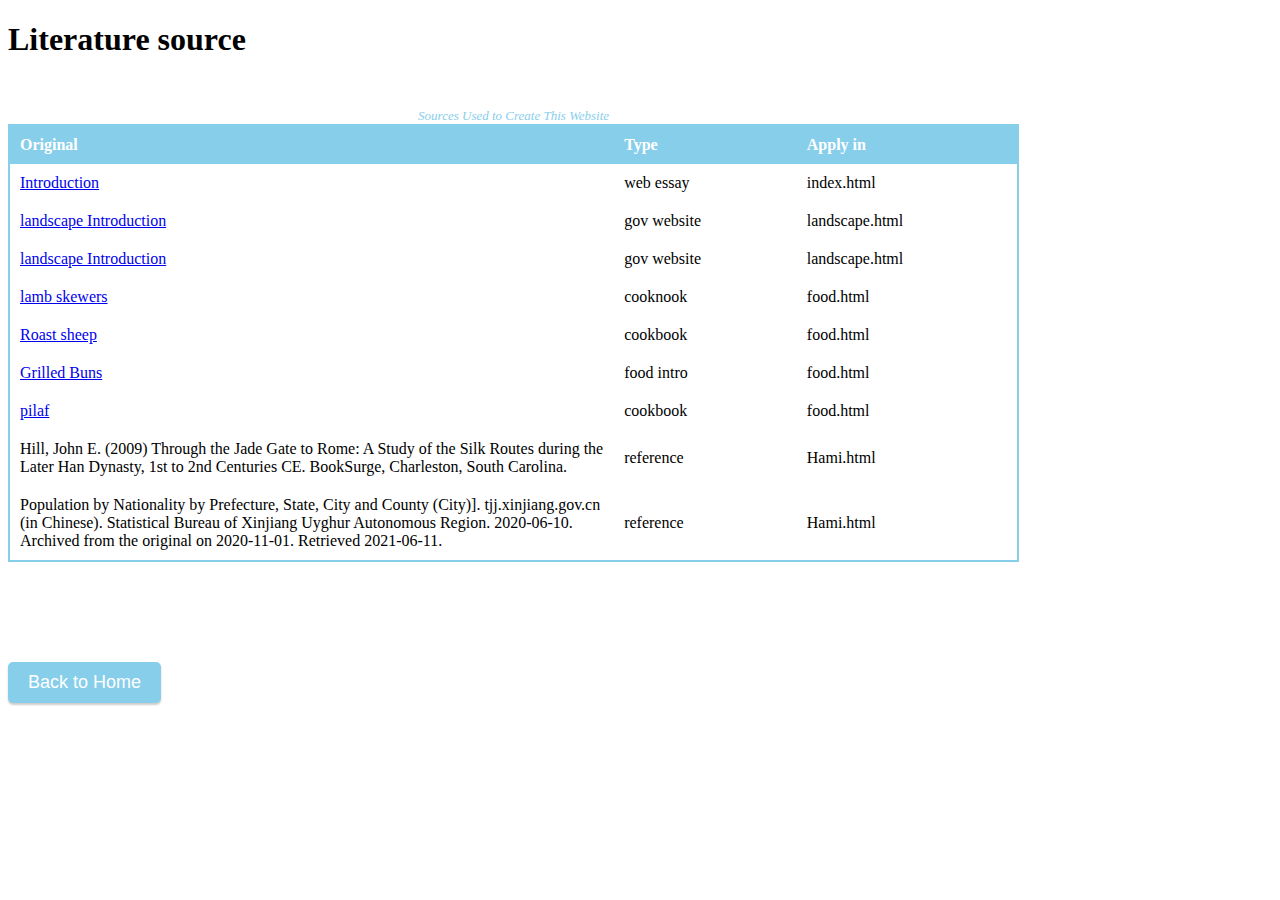
<file: literature.html>
<!DOCTYPE html>
<html lang="en">
<head>
    <meta charset="UTF-8">
    <meta name="viewport" content="width=device-width, initial-scale=1.0">
    <title>Literature source</title>
    <link rel="stylesheet" href="literature.css">
</head>
<body>
    <h1 style="margin-bottom: 50px;">Literature source</h1> 
    <table>
        <caption style="font-style: italic; color: skyblue; font-size: 13px;">Sources Used to Create This Website</caption>
        <thead>
            <tr>
                <th>Original</th>
                <th>Type</th>
                <th>Apply in</th>
            </tr>
        </thead>
        <tbody>
            <tr>
                <td><a href="https://en.wikipedia.org/wiki/Hami">Introduction</a></td>
                <td>web essay</td>
                <td>index.html</td>
            </tr>
            <tr>
                
                <td><a href="https://www.xinjiangtravel.org/">landscape Introduction</a></td>
                <td>gov website</td>
                <td>landscape.html</td>
            </tr>
            <tr>
                
                <td><a href="https://www.topchinaguide.com/hami/">landscape Introduction</a></td>
                <td>gov website</td>
                <td>landscape.html</td>
            </tr>
            <tr>
                
                <td><a href="https://omnivorescookbook.com/xinjiang-lamb-skewers/">lamb skewers</a></td>
                <td>cooknook</td>
                <td>food.html</td>
            </tr>
            <tr>
                
                <td><a href="https://omnivorescookbook.com/uyghur-lamb-pilaf">Roast sheep</a></td>
                <td>cookbook</td>
                <td>food.html</td>
            </tr>
            <tr>
                
                <td><a href="https://thesteamingwok.com/xinjiang-style-lamb-skewers/">Grilled Buns</a></td>
                <td>food intro</td>
                <td>food.html</td>
            </tr>
            <tr>
                
                <td><a href="https://omnivorescookbook.com/uyghur-lamb-pilaf">pilaf</a></td>
                <td>cookbook</td>
                <td>food.html</td>
            </tr>
            <tr>
                
                <td>Hill, John E. (2009) Through the Jade Gate to Rome: A Study of the Silk Routes during the Later Han Dynasty, 1st to 2nd Centuries CE. BookSurge, Charleston, South Carolina.</td>
                <td>reference</td>
                <td>Hami.html</td>
            </tr>
            <tr>
                
                <td>Population by Nationality by Prefecture, State, City and County (City)]. tjj.xinjiang.gov.cn (in Chinese). Statistical Bureau of Xinjiang Uyghur Autonomous Region. 2020-06-10. Archived from the original on 2020-11-01. Retrieved 2021-06-11.</td>
                <td>reference</td>
                <td>Hami.html</td>
            </tr>

            
        </tbody>
    </table>  
    
    <div class="centered-link-container">
        <button onclick="window.location.href='index.html';">Back to Home</button>
    </div>
       
</body>
</html>
</file>
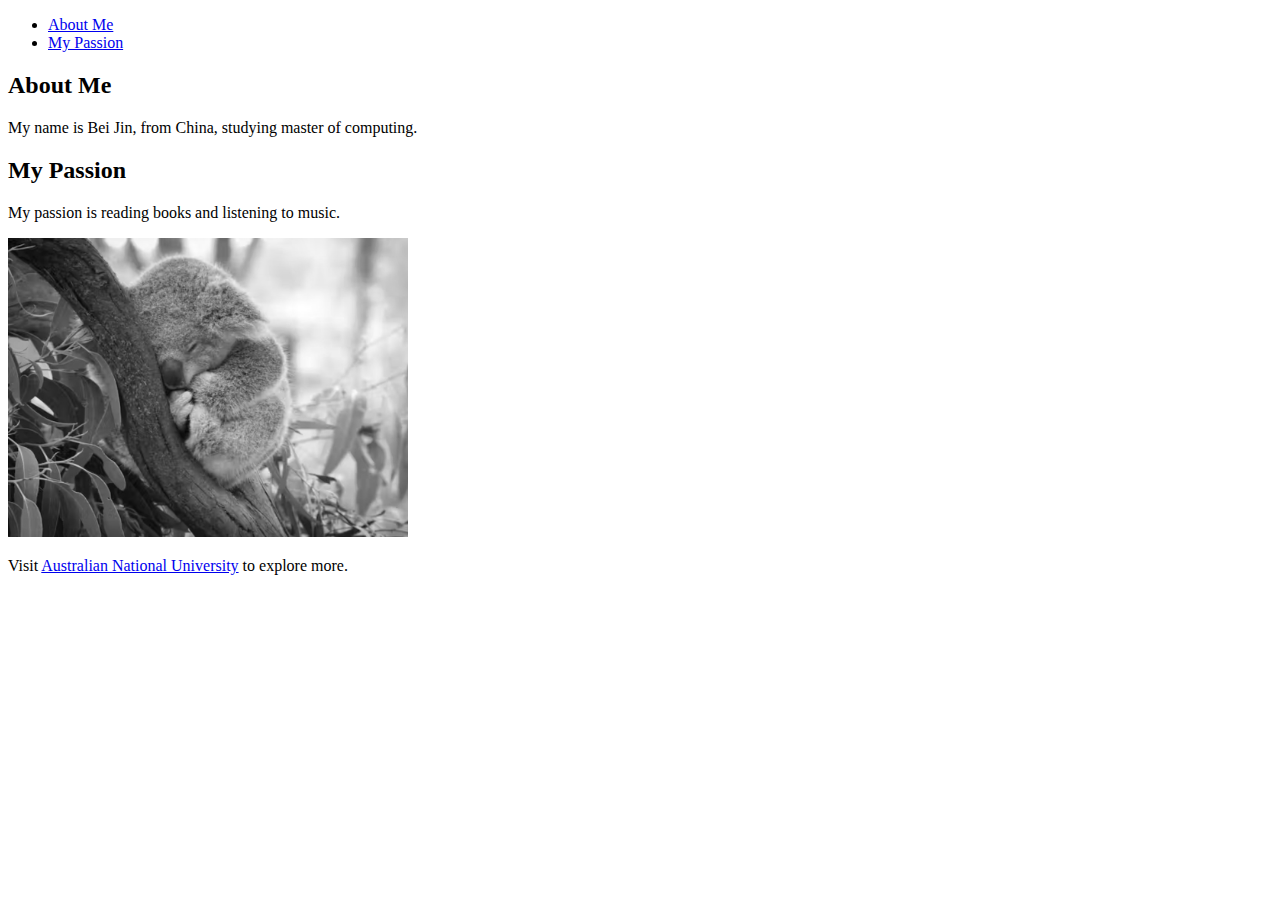
<file: me.html>
<!DOCTYPE html>
<html>
<head>
    <title>Bei's Page</title>
    <style>
        img {
            width: 400px;
            filter: grayscale(100%);
        }
        
    </style>
</head>
<body>
    <nav>
        <ul>
            <li><a href="#about-me">About Me</a></li>
            <li><a href="#my-passion">My Passion</a></li>
        </ul>
    </nav>

    <section id="about-me">
        <h2>About Me</h2>
        <p>My name is Bei Jin, from China, studying master of computing.</p>
    </section>

    <section id="my-passion">
        <h2>My Passion</h2>
        <p>My passion is reading books and listening to music.</p>
        <img src="./Image/me.png" alt="Description of Image">
        <p>Visit <a href="https://www.anu.edu.au" target="_blank">Australian National University</a> to explore more.</p>
    </section>
</body>
</html>
</file>
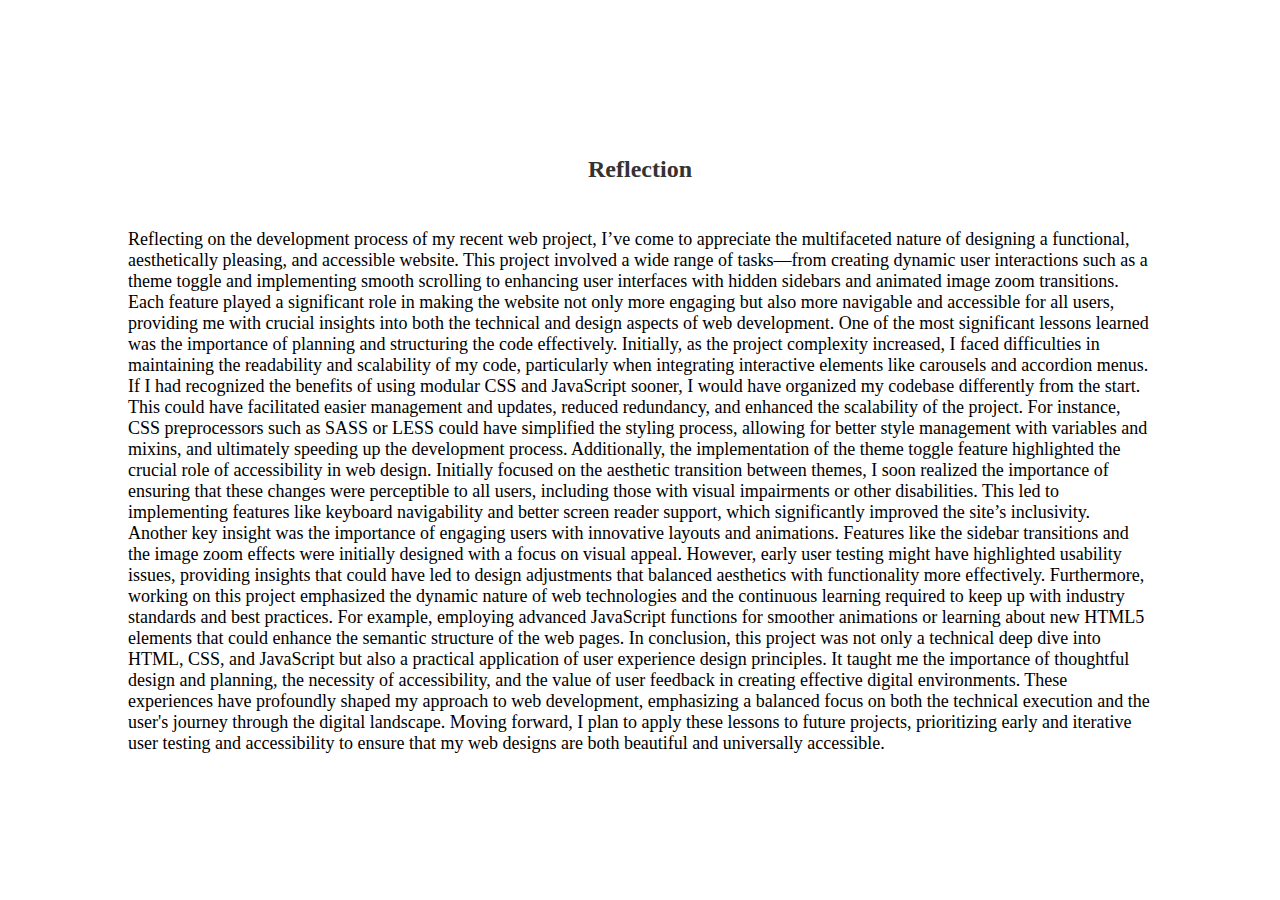
<file: reflections.html>
<!DOCTYPE html>
<html lang="en">
    <head>
      <meta charset="UTF-8">
      <meta name="viewport" content="width=device-width, initial-scale=1.0">
      <title>reflections</title>
      <link rel="stylesheet" href="reflections.css">
    </head>
    <body>
        <h1 class="page-title">Reflection</h1>
    

    <div class="text-content">
        Reflecting on the development process of my recent web project, I’ve come to appreciate the multifaceted nature of designing a functional, aesthetically pleasing, and accessible website. This project involved a wide range of tasks—from creating dynamic user interactions such as a theme toggle and implementing smooth scrolling to enhancing user interfaces with hidden sidebars and animated image zoom transitions. Each feature played a significant role in making the website not only more engaging but also more navigable and accessible for all users, providing me with crucial insights into both the technical and design aspects of web development.

One of the most significant lessons learned was the importance of planning and structuring the code effectively. Initially, as the project complexity increased, I faced difficulties in maintaining the readability and scalability of my code, particularly when integrating interactive elements like carousels and accordion menus. If I had recognized the benefits of using modular CSS and JavaScript sooner, I would have organized my codebase differently from the start. This could have facilitated easier management and updates, reduced redundancy, and enhanced the scalability of the project. For instance, CSS preprocessors such as SASS or LESS could have simplified the styling process, allowing for better style management with variables and mixins, and ultimately speeding up the development process.

Additionally, the implementation of the theme toggle feature highlighted the crucial role of accessibility in web design. Initially focused on the aesthetic transition between themes, I soon realized the importance of ensuring that these changes were perceptible to all users, including those with visual impairments or other disabilities. This led to implementing features like keyboard navigability and better screen reader support, which significantly improved the site’s inclusivity.

Another key insight was the importance of engaging users with innovative layouts and animations. Features like the sidebar transitions and the image zoom effects were initially designed with a focus on visual appeal. However, early user testing might have highlighted usability issues, providing insights that could have led to design adjustments that balanced aesthetics with functionality more effectively.

Furthermore, working on this project emphasized the dynamic nature of web technologies and the continuous learning required to keep up with industry standards and best practices. For example, employing advanced JavaScript functions for smoother animations or learning about new HTML5 elements that could enhance the semantic structure of the web pages.

In conclusion, this project was not only a technical deep dive into HTML, CSS, and JavaScript but also a practical application of user experience design principles. It taught me the importance of thoughtful design and planning, the necessity of accessibility, and the value of user feedback in creating effective digital environments. These experiences have profoundly shaped my approach to web development, emphasizing a balanced focus on both the technical execution and the user's journey through the digital landscape. Moving forward, I plan to apply these lessons to future projects, prioritizing early and iterative user testing and accessibility to ensure that my web designs are both beautiful and universally accessible.
  
    </div>

   
    
   

  </body>
</html>
</file>
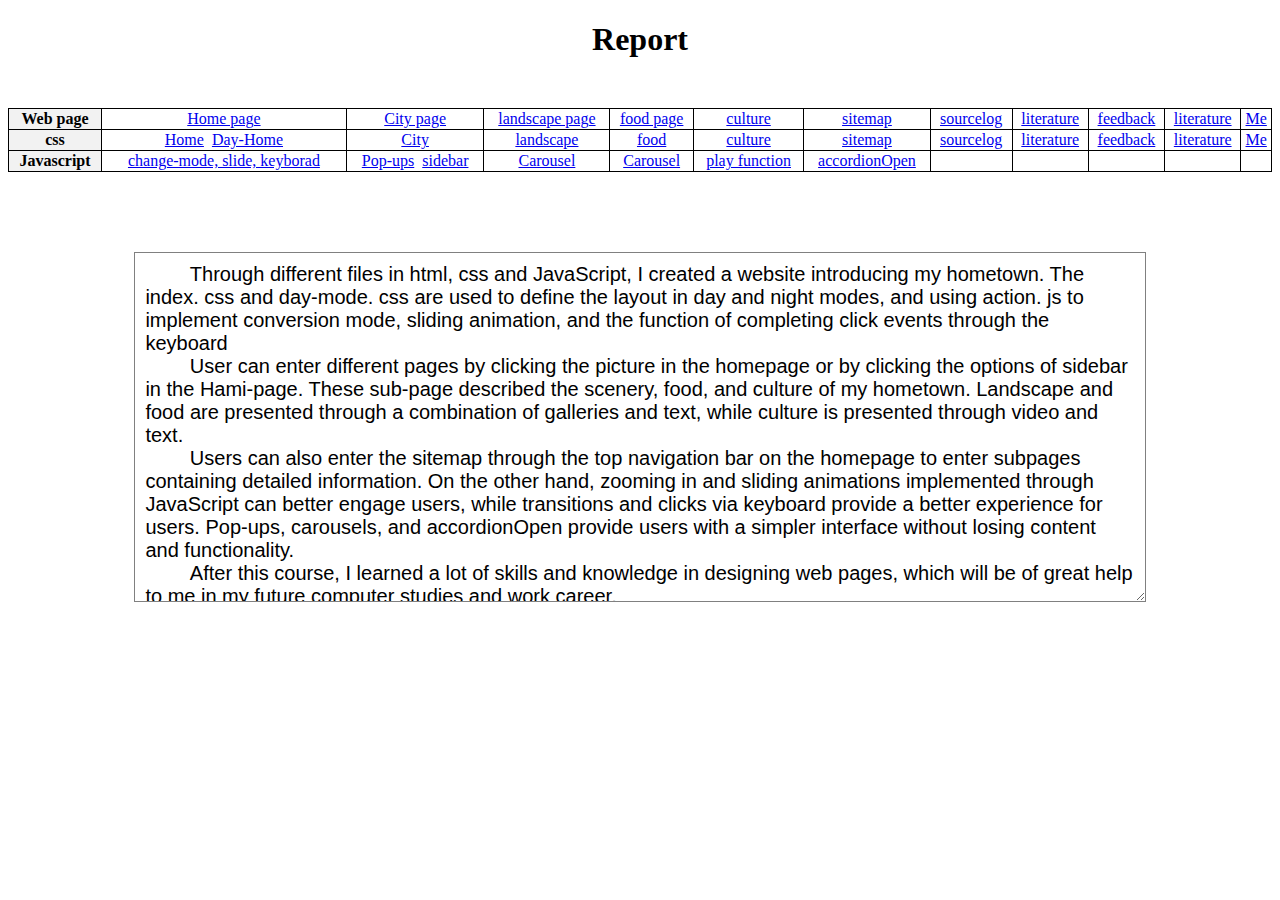
<file: report.html>
<!DOCTYPE html>
<html lang="en">
<head>
    <meta charset="UTF-8">
    <meta name="viewport" content="width=device-width, initial-scale=1.0">
    <title>Sources Log</title>
    <link rel="stylesheet" href="report.css">
</head>
<body>
    <h1 class="report-title">Report</h1>
    <table>
        <tr>
            <th>Web page</th>
            <td><a href="index.html">Home page</a></td>
            <td><a href="Hami.html">City page</a></td>
            <td><a href="landscape.html">landscape page</a></td>
            <td><a href="food.html">food page</a></td>
            <td><a href="culture.html">culture</a></td>
            <td><a href="sitemap.html">sitemap</a></td>
            <td><a href="sourcelog.html">sourcelog</a></td>
            <td><a href="literature.html">literature</a></td>
            <td><a href="feedback.html">feedback</a></td>
            <td><a href="literature.html">literature</a></td>
            <td><a href="me.html">Me</a></td>

        </tr>
        <tr>
            <th>css</th>
            <td><a href="index.css">Home</a>&nbsp;&nbsp;<a href="day-mode.css">Day-Home</a></td>
            <td><a href="Hami.css">City</a></td>
            <td><a href="landscape.css">landscape</a></td>
            <td><a href="food.css">food</a></td>
            <td><a href="culture.css">culture</a></td>
            <td><a href="sitemap.css">sitemap</a></td>
            <td><a href="sourcelog.css">sourcelog</a></td>
            <td><a href="literature.css">literature</a></td>
            <td><a href="feedback.css">feedback</a></td>
            <td><a href="literature.css">literature</a></td>
            <td><a href="me.css">Me</a></td>
        </tr>
        <tr>
            <th>Javascript</th>
            <td><a href="action.js">change-mode, slide, keyborad</a></td>
            <td><a href="adjust.js">Pop-ups</a>&nbsp;&nbsp;<a href="sidebar.js">sidebar</a></td>
            <td><a href="landscape.js">Carousel</a></td>
            <td><a href="food.js">Carousel</a></td>
            <td><a href="video.js">play function</a></td>
            <td><a href="accordion.js">accordionOpen</a></td>
            <td></td>
            <td></td>
            <td></td>
            <td></td>
            <td></td>

        </tr>
    </table>
    
    <div class="description">
        <textarea readonly>
        Through different files in html, css and JavaScript, I created a website introducing my hometown. The index. css and day-mode. css are used to define the layout in day and night modes, and using action. js to implement conversion mode, sliding animation, and the function of completing click events through the keyboard
        User can enter different pages by clicking the picture in the homepage or by clicking the options of sidebar in the Hami-page. These sub-page described the scenery, food, and culture of my hometown. Landscape and food are presented through a combination of galleries and text, while culture is presented through video and text.
        Users can also enter the sitemap through the top navigation bar on the homepage to enter subpages containing detailed information. On the other hand, zooming in and sliding animations implemented through JavaScript can better engage users, while transitions and clicks via keyboard provide a better experience for users. Pop-ups, carousels, and accordionOpen provide users with a simpler interface without losing content and functionality.
        After this course, I learned a lot of skills and knowledge in designing web pages, which will be of great help to me in my future computer studies and work career.
    
    </textarea>
    
</div>
       
</body>
</html>
</file>
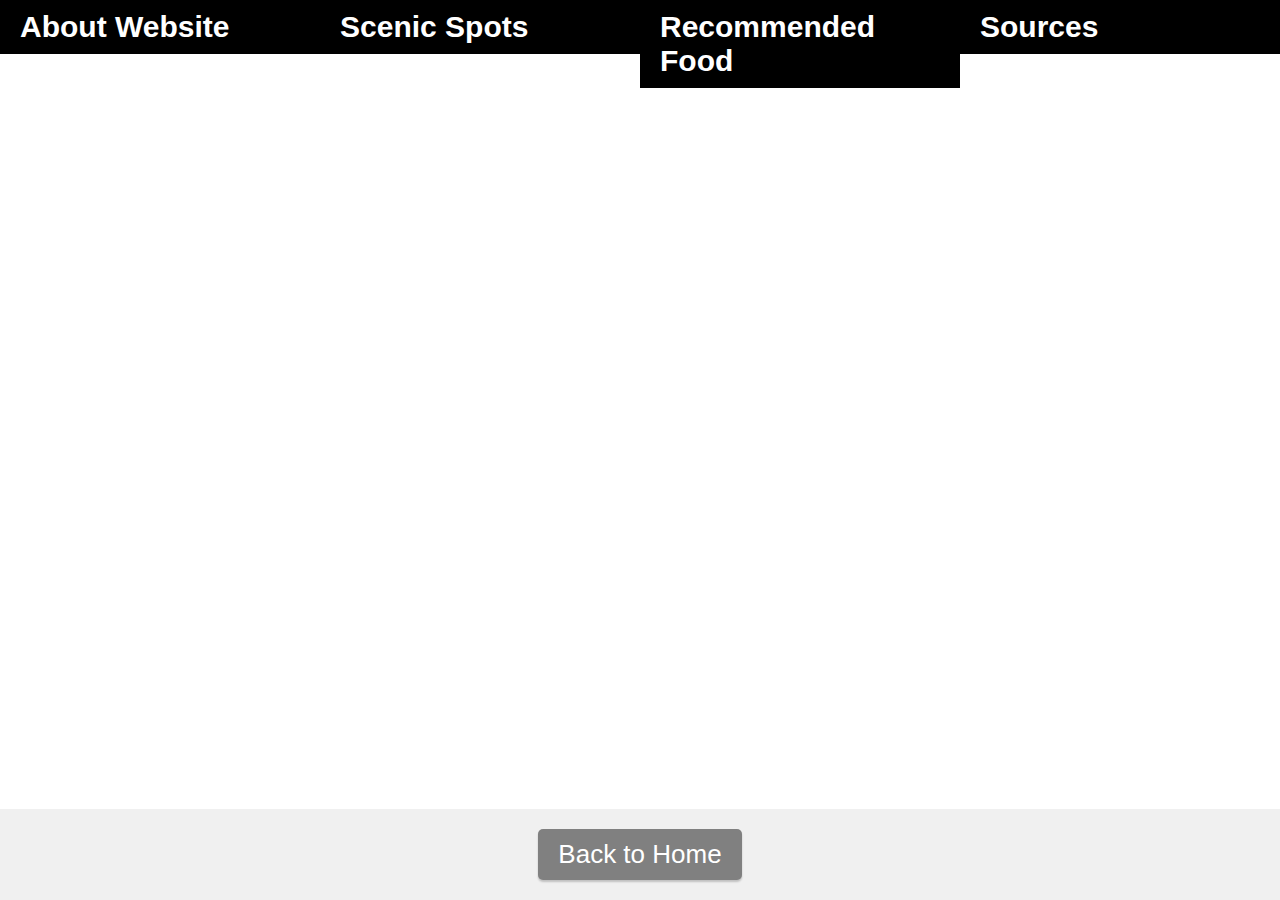
<file: sitemap.html>
<!DOCTYPE html>
<html lang="en">
<head>
    <meta charset="UTF-8">
    <meta name="viewport" content="width=device-width, initial-scale=1.0">
    <title>Website Sitemap</title>
    <link rel="stylesheet" href="sitemap.css">
</head>
<body>
    <div class="main-sections">
        <div class="section" onclick="accordionOpen(this)">
            <div class="maintitle">About Website</div>
            <div class="content">
                <div class="subtitle"><a href="me.html">Creator</a></div>
                <div class="subtitle">Contact People</div>
                <div class="subtitle"><a href="feedback.html">Feedback</a></div>
            </div>
        </div>
        <div class="section" onclick="accordionOpen(this)">
            <div class="maintitle">Scenic Spots</div>
            <div class="content">
                <div class="subtitle"><a href="landscape.html">Tianshan</a></div>
                <div class="subtitle"><a href="landscape.html">Huiwang Mansion</a></div>
                <div class="subtitle"><a href="landscape.html">Devil city</a></div>
                <div class="subtitle"><a href="landscape.html">Ski resort</a></div>
            </div>
        </div>
        <div class="section" onclick="accordionOpen(this)">
            <div class="maintitle">Recommended Food</div>
            <div class="content">
                <div class="subtitle"><a href="food.html">Mutton Skewers</a></div>
                <div class="subtitle"><a href="food.html">Roast sheep</a></div>
                <div class="subtitle"><a href="food.html">Grilled Buns</a></div>
                <div class="subtitle"><a href="food.html">Pilaf</a></div>
            </div>
        </div>
        <div class="section" onclick="accordionOpen(this)">
            <div class="maintitle">Sources</div>
            <div class="content">
                <div class="subtitle"><a href="sourcelog.html">Image Sources</a></div>
                <div class="subtitle"><a href="literature.html">Literature Sources</a></div>
            </div>
        </div>
    </div>
    

    <script src="accordion.js"></script>

    <div class="centered-link-container">
        <button onclick="window.location.href='index.html';">Back to Home</button>
    </div>
   
    
</body>
</html>
</file>
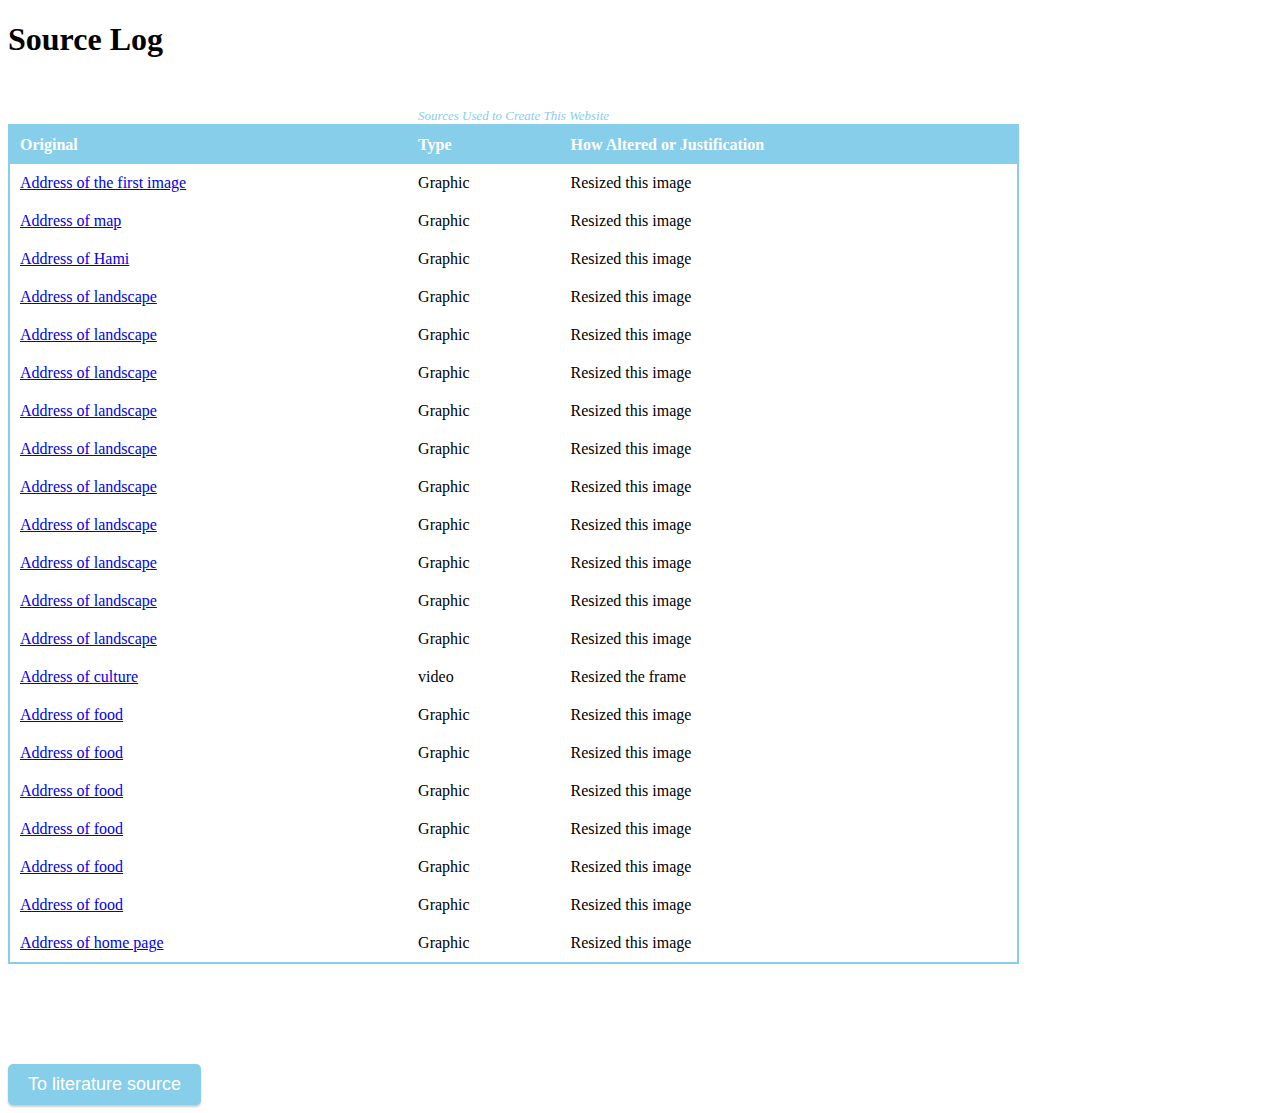
<file: sourcelog.html>
<!DOCTYPE html>
<html lang="en">
<head>
    <meta charset="UTF-8">
    <meta name="viewport" content="width=device-width, initial-scale=1.0">
    <title>Sources Log</title>
    <link rel="stylesheet" href="sourcelog.css">
</head>
<body>
    <h1 style="margin-bottom: 50px;">Source Log</h1> 
    <table>
        <caption style="font-style: italic; color: skyblue; font-size: 13px;">Sources Used to Create This Website</caption>
        <thead>
            <tr>
                <th>Original</th>
                <th>Type</th>
                <th>How Altered or Justification</th>
            </tr>
        </thead>
        <tbody>
            <tr>
                <td><a href="https://theconversation.com/stopping-koala-extinction-is-agonisingly-simple-but-heres-why-im-not-optimistic-141696">Address of the first image</a></td>
                <td>Graphic</td>
                <td>Resized this image</td>
            </tr>
            <tr>
                <td><a href="https://zh.wikipedia.org/wiki/File:China_Xinjiang_Hami.svg">Address of map</a></td>
                <td>Graphic</td>
                <td>Resized this image</td>
            </tr>
            <tr>
                <td><a href="https://en.wikipedia.org/wiki/Hami">Address of Hami</a></td>
                <td>Graphic</td>
                <td>Resized this image</td>
            </tr>
            <tr>
                <td><a href="https://bkimg.cdn.bcebos.com/pic/4a36acaf2edda3cc7cd9ef31fcbf2e01213fb80e34d1?x-bce-process=image/format,f_auto/resize,m_lfit,limit_1,h_336">Address of landscape</a></td>
                <td>Graphic</td>
                <td>Resized this image</td>
            </tr>
            <tr>
                <td><a href="https://baike.baidu.com/pic/%E5%93%88%E5%AF%86%E5%B8%82/2394303/4987790908/c8177f3e6709c93d70cfe9da4c6befdcd100baa1fedd?fr=lemma&fromModule=lemma_content-image#aid=4987790908&pic=c8177f3e6709c93d70cfe9da4c6befdcd100baa1fedd">Address of landscape</a></td>
                <td>Graphic</td>
                <td>Resized this image</td>
            </tr>
            <tr>
                <td><a href="https://www.natgeomedia.com/travel/article/content-3329.html">Address of landscape</a></td>
                <td>Graphic</td>
                <td>Resized this image</td>
            </tr>
            <tr>
                <td><a href="http://vip.people.com.cn/albumsDetail?aid=1743096&pid=12692814">Address of landscape</a></td>
                <td>Graphic</td>
                <td>Resized this image</td>
            </tr>
            <tr>
                <td><a href="https://www.mafengwo.cn/poi/5437147.html">Address of landscape</a></td>
                <td>Graphic</td>
                <td>Resized this image</td>
            </tr>
            <tr>
                <td><a href="https://m.xjlxw.com/lvyoujingdian/hm/2866.html">Address of landscape</a></td>
                <td>Graphic</td>
                <td>Resized this image</td>
            </tr>
            <tr>
                <td><a href="https://zh.wikipedia.org/wiki/%E5%93%88%E5%AF%86%E5%9B%9E%E7%8E%8B%E5%A2%93">Address of landscape</a></td>
                <td>Graphic</td>
                <td>Resized this image</td>
            </tr>
            <tr>
                <td><a href="http://photo.china.com.cn/city/2014-05/28/content_32514869.htm">Address of landscape</a></td>
                <td>Graphic</td>
                <td>Resized this image</td>
            </tr>

            <tr>
                <td><a href="https://www.chinadaily.com.cn/travel/2016-06/01/content_25572210_3.htm">Address of landscape</a></td>
                <td>Graphic</td>
                <td>Resized this image</td>
            </tr>
            
            <tr>
                <td><a href="https://www.google.com/imgres?imgurl=http%3A%2F%2Fhn.cnr.cn%2Fhngbdj%2F20180816%2FW020180816617982279038.jpg&tbnid=rQIQukAoPKLAMM&vet=12ahUKEwj-orO145CGAxX2Z2wGHd4CC5AQxiAoCHoECAAQLg..i&imgrefurl=http%3A%2F%2Fhn.cnr.cn%2Fhngbdj%2F20180816%2Ft20180816_524333930.shtml&docid=avWgXtqCAq4ThM&w=800&h=534&itg=1&q=%E5%93%88%E5%AF%86%E7%93%9C%E8%8A%82&ved=2ahUKEwj-orO145CGAxX2Z2wGHd4CC5AQxiAoCHoECAAQLg">Address of landscape</a></td>
                <td>Graphic</td>
                <td>Resized this image</td>
            </tr>
            <tr>
                <td><a href="https://www.youtube.com/watch?v=R8MiTyooAmM&t=1s">Address of culture</a></td>
                <td>video</td>
                <td>Resized the frame</td>
            </tr>
            <tr>
                <td><a href="https://hk.trip.com/travel-guide/foods/hangzhou-14-restaurant/city-57259083">Address of food</a></td>
                <td>Graphic</td>
                <td>Resized this image</td>
            </tr>
            <tr>
                <td><a href="https://www.sohu.com/a/459467513_349136">Address of food</a></td>
                <td>Graphic</td>
                <td>Resized this image</td>
            </tr>
            <tr>
                <td><a href="https://www.sohu.com/a/533871285_120261048">Address of food</a></td>
                <td>Graphic</td>
                <td>Resized this image</td>
            </tr>
            <tr>
                <td><a href="https://k.sina.cn/article_6403016524_17da6474c00100fdmo.html">Address of food</a></td>
                <td>Graphic</td>
                <td>Resized this image</td>
            </tr>
            <tr>
                <td><a href="https://curatedkitchenware.com/blogs/soupeduprecipes/xinjiang-style-bbq-lamb-skewers">Address of food</a></td>
                <td>Graphic</td>
                <td>Resized this image</td>
            </tr>
            <tr>
                <td><a href="https://www.alamy.com/tianjin-china-6-oct-2019-close-up-of-xinjiang-style-lamb-skewers-cooking-over-a-charcoal-grill-image332930713.html">Address of food</a></td>
                <td>Graphic</td>
                <td>Resized this image</td>
            </tr>
            <tr>
                <td><a href="https://pixabay.com/zh/photos/yurt-xinjiang-views-landscape-853165/">Address of home page</a></td>
                <td>Graphic</td>
                <td>Resized this image</td>
            </tr>
            
        </tbody>
    </table>  
    
    <div class="centered-link-container">
        <button onclick="window.location.href='literature.html';">To literature source</button>
    </div>
       
</body>
</html>
</file>
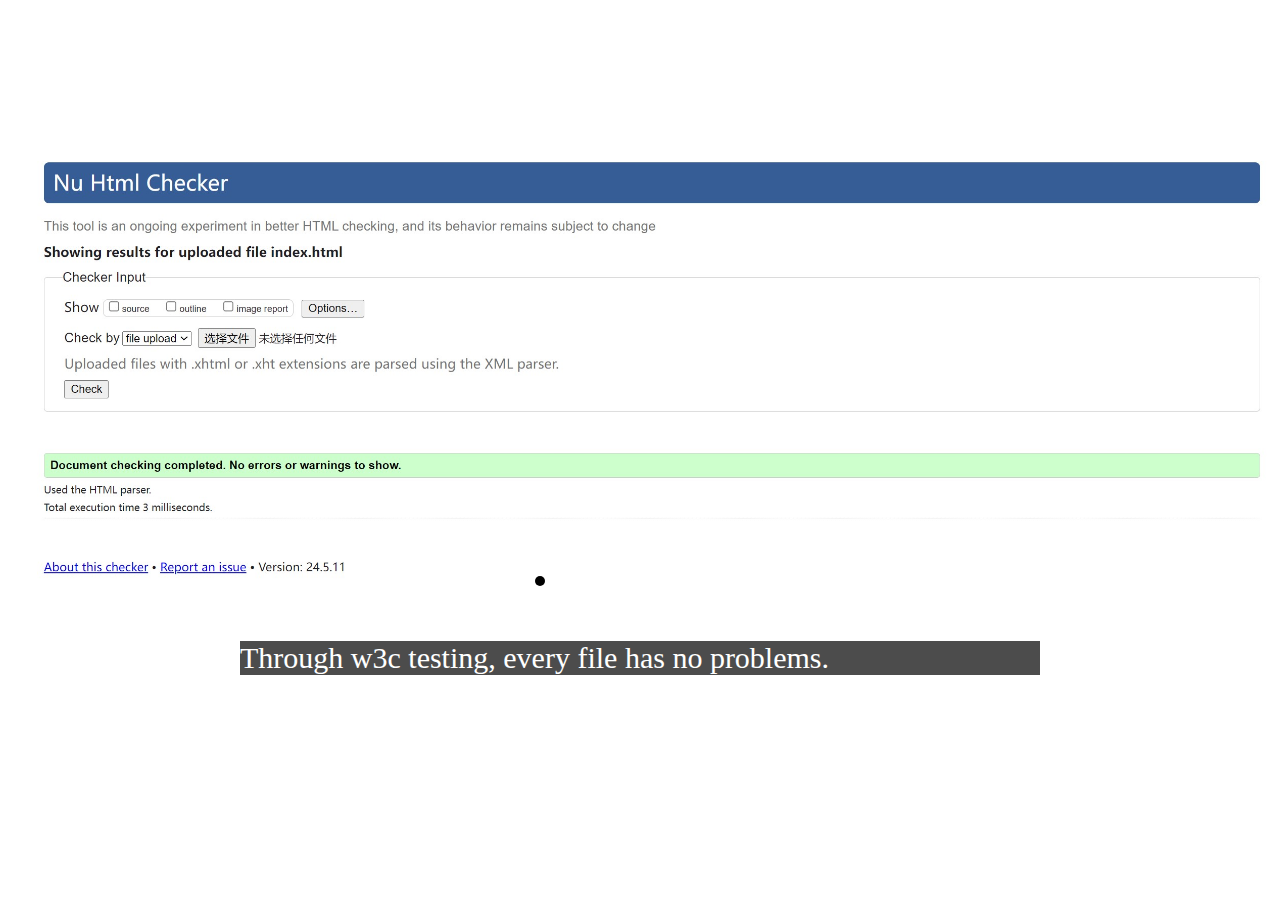
<file: validation.html>
<!DOCTYPE html>
<html lang="en">
    <head>
      <meta charset="UTF-8">
      <meta name="viewport" content="width=device-width, initial-scale=1.0">
      <title>Validation</title>
      <link rel="stylesheet" href="validation.css">
    </head>
    <body>
      <div class="carousel">
        <div class="carousel-images">
          <img src="./Image/a.png" alt="Image 1" class="carousel-image">
          <img src="./Image/b.png" alt="Image 2" class="carousel-image">
          <img src="./Image/c.png" alt="Image 3" class="carousel-image">
          <img src="./Image/d.png" alt="Image 4" class="carousel-image">
          <img src="./Image/e.png" alt="Image 5" class="carousel-image">
          <img src="./Image/f.png" alt="Image 6" class="carousel-image">
          <img src="./Image/g.png" alt="Image 6" class="carousel-image">
          <img src="./Image/h.png" alt="Image 6" class="carousel-image">
          <img src="./Image/i.png" alt="Image 6" class="carousel-image">
          <img src="./Image/j.png" alt="Image 6" class="carousel-image">
          <img src="./Image/k.png" alt="Image 6" class="carousel-image">
          <img src="./Image/l.png" alt="Image 6" class="carousel-image">
          

        </div>

      <button class="arrow left-arrow">&#60;</button>
      <button class="arrow right-arrow">&#62;</button>
      <div class="carousel-indicators">

        <span class="dot"></span>
        <span class="dot"></span>
        <span class="dot"></span>
        <span class="dot"></span>
        <span class="dot"></span>
        <span class="dot"></span>
        <span class="dot"></span>
        <span class="dot"></span>
        <span class="dot"></span>
        <span class="dot"></span>
        <span class="dot"></span>
        <span class="dot"></span>
    </div>
</div>

    <div class="text-content">
        Through w3c testing, every file has no problems.
      
    </div>


    <script src="validation.js"></script>

  </body>
</html>
</file>
<file: index.css>
.top-navbar {
    position: fixed;
    top: 0;
    left: 0;
    right: 0;
    width: 100%;
    padding: 10px 0;
    z-index: 9999;
    text-align: center;
    background-color: rgba(0, 0, 0, 0.9); /* transparent */
    transition: background-color 0.5s ease; 
}

.top-navbar a {
    color: white;     
    padding: 10px 20px; 
    text-decoration: none; 
}

.top-navbar:hover {
    background-color: rgba(0, 0, 0, 1); 
}

body, html {
    margin: 0;
    padding: 0; 
    font-family: Arial, sans-serif;
    height: 100%; 
}

/* background */
#first-page {
    background-image: url('Image/back.png'); /* Set your background image here */
    background-size: cover;
    background-position: center;
    background-repeat: no-repeat;
    min-height: 100vh; /* 100% of the viewport height */
    display: flex;
    justify-content: center;
    align-items: center; /* Center content vertically and horizontally */
    padding: 0;
}


/* Heading */
#first-page h1 {
    font-size: 60px;
    color: white; 
    top: 10px;  
    text-align: center;
}

/* Heading action*/
#title-link {
    color: white; 
    text-decoration: none; 
}

#title-link:hover {
    color: black; 
}

/* scroll */
.scroll-arrow {
    position: absolute;
    top: 600px;
    left: 50%; /* Center horizontally */
    transform: translateX(-50%); /* Center alignment fix */
    width: 50px; /* Arrow size */
    cursor: pointer; /* Indicates it's clickable */
}

#second-page {
    display: flex;
    flex-direction: column; 
    justify-content: space-between; 
    min-height: 100vh; 
    padding: 20px;
    background-color: rgb(33, 33, 33); 
}

.content-container {
    display: flex;
    justify-content: space-between; 
    align-items: flex-start; 
    width: 100%; 
}

.map-link img {
    width: 700px; 
    height: auto; 
    padding: 10px; 
    flex: none; 
}

.description {
    width: 500px;
    height: 300px;
    border-style: solid;  
    border-width: 6px;
    border-color: grey;
    border-radius: 8px;    
    padding: 10px;
    margin-left: 20px; 
    flex: 1; 
    margin-top: 100px;
    color: white;
}


/* button */
.centered-link-container {
    width: 100%; 
    display: flex;
    justify-content: center; 
    align-items: center; 
    padding: 20px 0; 
}

.centered-link-container button {
    color: white; 
    background-color: grey; 
    font-size: 26px; 
    padding: 10px 20px; 
    border: none; 
    border-radius: 5px; 
    box-shadow: 0px 2px 2px rgba(0,0,0,0.2);
}

/* button action*/
.centered-link-container button:hover {
    background-color: brown; 
    color: white; 
    cursor: pointer; 
}

.centered-link-container button, .links-row a {
    transition: background-color 0.3s ease-in-out, color 0.3s ease-in-out; /* Smooth transition over 0.3 seconds */
}

html {
    scroll-behavior: smooth; /* Enable smooth scrolling for the whole page */
}

.mode-change {
    position: relative;
    width: 40px; /* Width of the box */
    height: 20px; /* Height of the box */
    background-color: lightgray; /* Background color of the box */
    border-radius: 10px; /* Rounded corners for the box */
    cursor: pointer;
    margin-left: 20px; /* 向右移动 */
    transform: translateY(10px);
   
}

.toggle-circle {
    position: absolute;
    width: 18px; /* Slightly smaller than half the height of the box */
    height: 18px;
    background-color: black; /* Initial color */
    border-radius: 50%; /* Round shape for the circle */
    transition: all 0.5s ease; /* Smooth transition for moving and color change */
    left: 1px; /* Small margin from the left */
    top: 1px; /* Center vertically */
}


#curator-feed-default-feed-layout::before {
    content: "Loading...";
    color:white;
    display: block;
    text-align: center;
    padding: 30px 0;
}




@media screen and (max-width: 768px) {
    #second-page {
        flex-direction: column; /* Stack elements vertically on small screens */
    }

    .description, .map-link img {
        width: 100%; /* Each takes full width of the screen */
        margin: 0; /* Reset margins */
        padding: 10px 0; /* Add vertical padding for separation */
    }
}
</file>
<file: day-mode.css>
.top-navbar {
    position: fixed;
    top: 0;
    left: 0;
    right: 0;
    width: 100%;
    padding: 10px 0;
    z-index: 9999;
    text-align: center;
    background-color: rgba(255, 230, 230, 0.8); /* transparent */
    transition: background-color 0.5s ease; 
}

.top-navbar a {
    color: black;     
    padding: 10px 20px; 
    text-decoration: none; 
}

.top-navbar:hover {
    background-color:  rgb(255, 230, 230); 
}

body, html {
    margin: 0;
    padding: 0; 
    font-family: Arial, sans-serif;
    height: 100%; 
}

/* background */
#first-page {
    background-image: url('Image/caoyuan.png'); /* Set your background image here */
    background-size: cover;
    background-position: center;
    background-repeat: no-repeat;
    min-height: 100vh; /* 100% of the viewport height */
    display: flex;
    justify-content: center;
    align-items: center; /* Center content vertically and horizontally */
    padding: 0;
}


/* Heading */
#first-page h1 {
    font-size: 60px;
    color: white; 
    top: 10px;  
    text-align: center;
}

/* Heading action*/
#title-link {
    color: white; 
    text-decoration: none; 
}

#title-link:hover {
    color: rgb(255, 230, 230); 
}

/* scroll */
.scroll-arrow {
    position: absolute;
    top: 600px;
    left: 50%; /* Center horizontally */
    transform: translateX(-50%); /* Center alignment fix */
    width: 50px; /* Arrow size */
    cursor: pointer; /* Indicates it's clickable */
}

#second-page {
    display: flex;
    flex-direction: column; 
    justify-content: space-between; 
    min-height: 100vh; 
    padding: 20px;
    background-color: rgb(255, 255, 255); 
}

.content-container {
    display: flex;
    justify-content: space-between; 
    align-items: flex-start; 
    width: 100%; 
}

.map-link img {
    width: 700px; 
    height: auto; 
    padding: 10px; 
    flex: none; 
}

.description {
    width: 500px;
    height: 300px;
    border-style: solid;  
    border-width: 6px;
    border-color: grey;
    border-radius: 8px;    
    padding: 10px;
    margin-left: 20px; 
    flex: 1; 
    margin-top: 100px;
    color: rgb(70, 70, 70);
}


/* button */
.centered-link-container {
    width: 100%; 
    display: flex;
    justify-content: center; 
    align-items: center; 
    padding: 20px 0; 
}

.centered-link-container button {
    color: black; 
    background-color: lightgrey; 
    font-size: 26px; 
    padding: 10px 20px; 
    border: none; 
    border-radius: 5px; 
    box-shadow: 0px 2px 2px rgba(0,0,0,0.2);
}

/* button action*/
.centered-link-container button:hover {
    background-color: rgb(255, 230, 230); 
    color: black; 
    cursor: pointer; 
}

.centered-link-container button, .links-row a {
    transition: background-color 0.3s ease-in-out, color 0.3s ease-in-out; /* Smooth transition over 0.3 seconds */
}

html {
    scroll-behavior: smooth; /* Enable smooth scrolling for the whole page */
}

.mode-change {
    position: relative;
    width: 40px; /* Width of the box */
    height: 20px; /* Height of the box */
    background-color: lightgray; /* Background color of the box */
    border-radius: 10px; /* Rounded corners for the box */
    cursor: pointer;
    margin-left: 20px; 
    transform: translateY(10px);
   
}

.toggle-circle {
    position: absolute;
    width: 18px; /* Slightly smaller than half the height of the box */
    height: 18px;
    background-color: black; /* Initial color */
    border-radius: 50%; /* Round shape for the circle */
    transition: all 0.5s ease; /* Smooth transition for moving and color change */
    left: 1px; /* Small margin from the left */
    top: 1px; /* Center vertically */
}

#curator-feed-default-feed-layout::before {
    content: "Loading...";
    color:black;
    display: block;
    text-align: center;
    padding: 30px 0;
}


@media screen and (max-width: 768px) {
    #second-page {
        flex-direction: column; /* Stack elements vertically on small screens */
    }

    .description, .map-link img {
        width: 100%; /* Each takes full width of the screen */
        margin: 0; /* Reset margins */
        padding: 10px 0; /* Add vertical padding for separation */
    }
}
</file>
<file: assignment.css>
body {
    margin: 0;
    padding: 20px;
    font-family: Arial, sans-serif;
}

img {
    display: block; 
    margin-left: auto; 
    margin-right: auto; 
    width: 800px;
}

.centered-link-container {
    display: flex;
    flex-direction: column;
    margin-top: 50px; 
     
}





@media screen and (max-width: 768px) {
    table, .feedback-form {
        width: 100%;
    }

    .links-row {
        flex-direction: column; 
        padding: 10px 0;
    }
}
</file>
<file: feedback.css>
body {
    margin: 0;
    padding: 0;
    display: flex;
    flex-direction: column;
    align-items: center;
    justify-content: center;
    height: 60vh;
    font-family: Arial, sans-serif;
}

h1 {
    text-align: center;
    margin-bottom: 20px;
}

.feedback-form {
    background-color: whitesmoke; /* a */
    border: 2px solid lightblue; /* b */
    border-radius: 10px; /* b */
    padding: 20px;
    max-width: 500px;
    
}

label {
    font-weight: bold; /* c */
    font-size: 14px; /* c */
}

.form-control {
    width: 100%; /* e */
    margin-bottom: 10px; /* f */
    padding: 10px; /* g */
    box-sizing: border-box;
}

.radio-group {
    margin-bottom: 20px; /* f */
}

.radio-group label {
    margin-left: 5px;
    font-weight: normal;
    font-size: 12px;
}

.submit-btn, .clear-btn {
    padding: 10px 20px; /* g */
    border: none;
    border-radius: 5px;
    cursor: pointer;
}

.submit-btn {
    background-color: lightblue; /* h */
    color: #000; /* Adjust if needed */
}

.clear-btn {
    background-color: pink; /* i */
    color: #000; /* Adjust if needed */
}

.centered-link-container {
    text-align: center;
    margin-top: 30px; 
}

.centered-link-container button {
    color: white; 
    background-color: grey; 
    font-size: 18px; 
    padding: 10px 20px; 
    border: none; 
    border-radius: 5px; 
    box-shadow: 0px 2px 2px rgba(0,0,0,0.2);
}
</file>
<file: food.css>
body, html {
  margin: 0;
  padding: 0;
  width: 100%;
  height: 100%;
  display: flex;
  flex-direction: column;
  align-items: center;
  justify-content: center;
  background-image: linear-gradient(to bottom, rgba(255, 255, 255, 0.5), rgba(255, 255, 255, 0.3)), url('./Image/photo.png');
  background-size: cover;
  background-position: center;
  background-repeat: no-repeat;
}

.carousel {
  position: relative;
  width: 800px; 
  margin: 0 auto;
  top: -30px; 
}

.carousel-images {
  position: relative;
  display: flex;
  width: 800px; 
  height: 450px; 
}

.carousel-image {
  width: 100%;
  height: 450px; 
  object-fit: cover;
  display: block;
  border: 5px solid white;
}

.image-title {
  position: absolute;
  top: 10px;
  width: 100%;
  text-align: center;
  font-size: 26px;
  color: red;
}

.left-arrow, .right-arrow {
  position: absolute;
  top: 50%;
  transform: translateY(-50%);
  cursor: pointer;
  font-size: 56px;
  background: transparent;
  border: none;
  z-index: 10;
}

.left-arrow {
  left: -50px;
}

.right-arrow {
  right: -50px;
}

.carousel-indicators {
  position: absolute;
  bottom: 10px;
  left: 50%;  /* Ensure it starts at the center */
  transform: translateX(-50%);
  display: flex;
  justify-content: center;
  width: auto;
}

.left-arrow:hover, .right-arrow:hover {
  background-color: rgba(255, 255, 255, 0.8);
  color: black;
}

.dot {
  height: 10px;
  width: 10px;
  background-color: white;
  border-radius: 50%;
  display: inline-block;
  margin: 0 5px;
}

.dot.active {
  background-color: black;
}

.text-content {
  width: 80%;
  margin: 5px auto 40px auto;
  text-align: left;
  text-indent: 2em;
  font-size: 16px;
  color: white;
  background-color: rgba(0, 0, 0, 0.7);
}

.home-button {
  position: fixed;
  bottom: 20px;
  left: 50%;
  transform: translateX(-50%);
}

.home-button a {
  padding: 10px 20px;
  background-color: grey;
  color: white;
  border: none;
  border-radius: 5px;
  cursor: pointer;
  font-size: 18px;
  text-decoration: none;
}

.home-button a:hover {
  background-color: black;
}
</file>
<file: Hami.css>
body {
    display: flex; 
    justify-content: center; 
    align-items: center;
    height: 100vh; /* Full height of the viewport */
    margin: 0; 
    background-color: rgb(85, 85, 85); /* Dark gray background */
}

.container {
    position: relative; 
    width: fit-content; /* Width depends on content */
}

.styled-link {
    position: absolute;
    border: 2px solid rgb(85, 85, 85);
    padding: 5px 10px;
    background-color: transparent;
    text-decoration: none;
    color: black;
    font-size: 16px;
    border-radius: 60%/60%; /* Rounded borders */
}

/*Pop-ups*/
.styled-link .tooltip {
    visibility: hidden; /* Hidden by default */
    width: 260px;
    background-color: grey;
    color: white;
    border-radius: 6px;
    padding: 5px 0;
    position: absolute;
    z-index: 1;
    bottom: 100%; 
    left: 50%;
    margin-left: -100px; /* Center the tooltip */
    opacity: 0; /* Start invisible for animation */
    transition: opacity 0.3s; /* Fade-in effect */
}

.styled-link .tooltip-image {
    width: 100%; 
    height: auto; /* Maintain aspect ratio */
}

.styled-link .tooltip-text {
    text-align: left; 
    font-size: 14px; 
    line-height: 1.2; 
}

.styled-link:hover .tooltip {
    visibility: visible;
    opacity: 1; /* Show tooltip on hover */
}

/* image set */
img {
    max-width: 100%; 
    height: auto; 
    animation: scaleUp 1s forwards; /* Animation for scaling up */
}

.sidebar {
    position: fixed;
    display: flex;  
    flex-direction: column;  
    align-items: center;  
    left: -150px; /* Hidden by default */
    top: 0;
    width: 150px; 
    height: 100%;  
    background-color: black;  
    overflow-x: hidden;  
    transition: left 0.5s; /* Slide-in effect */
    z-index: 1000;  
}

.sidebar a {
    padding: 0; 
    text-decoration: none;  
    font-size: 25px;  
    color: white; 
    transition: color 0.3s; /* Color change on hover */
}

.sidebar a:hover {
    color: white; 
}

.sidebar-link {
    display: block;  
    margin: 5px 0;  
    padding: 10px 15px;
    text-decoration: none;
    font-size: 22px;
    color: white;
    transition: color 0.3s;
    
}

.landscape {
    margin-top: 100px; /* Space above landscape section */
}

.food{
    margin-top: 100px;

}

.culture {
    margin-top: 100px; /* Space above culture section */
}

.home{
    margin-top: 100px; 

}

/* Animation from scale 0.1 to 1 */
@keyframes scaleUp {
    from {
        transform: scale(0.1); 
        opacity: 0; /* Start invisible */
    }
    to {
        transform: scale(1); 
        opacity: 1; /* End fully visible */
    }
}
</file>
<file: landscape.css>
body, html {
  margin: 0;
  padding: 0;
  width: 100%;
  height: 100%;
  display: flex;
  flex-direction: column;
  align-items: center;
  justify-content: center;
  background-image: linear-gradient(to bottom, rgba(255, 255, 255, 0.5), rgba(255, 255, 255, 0.3)), url('./Image/photo.png');
  background-size: cover; /* Cover the entire size of the container */
  background-position: center; /* Center the background image */
  background-repeat: no-repeat; /* Do not repeat the background image */
}

.carousel {
  position: relative;
  width: 950px;
  margin: 0 auto; /* Centering the carousel */
  top: -30px; /* Move the carousel up by 30px */
}

.carousel-images {
  display: flex;
  width: 950px;
  height: 520px; /* Fixed height for the carousel images */
}

.carousel-image {
  width: 950px;
  height: 520px;
  object-fit: cover; /* Ensure images do not distort */
  display: block; /* Ensure each photo fills its container */
  border: 5px solid white; /* White border for each image */
}

.image-title {
  position: absolute; 
  top: 10px; 
  width: 100%; 
  text-align: center; 
  font-size: 26px; 
  color: black; 
  
}

.left-arrow, .right-arrow {
  position: absolute;
  top: 50%;
  transform: translateY(-50%); /* Vertically center arrows */
  cursor: pointer; /* Pointer cursor on hover */
  font-size: 56px; /* Arrow font size */
  background: transparent;
  border: none;
  z-index: 10; /* Ensure arrows are above other content */
}

.left-arrow {
  left: -50px; /* Position left arrow 50px outside the carousel */
}

.right-arrow {
  right: -50px; /* Position right arrow 50px outside the carousel */
}

.carousel-indicators {
  position: absolute;
  width: 100%;
  bottom: 10px; /* Position indicators at the bottom of the carousel */
  text-align: center; /* Center the indicators */
}

.left-arrow:hover, .right-arrow:hover {
  background-color: rgba(255, 255, 255, 0.8); /* Background color on hover */
  color: black; /* Arrow color on hover */
}

.dot {
  height: 10px;
  width: 10px;
  background-color: white; /* White indicator dots */
  border-radius: 50%; /* Make dots circular */
  display: inline-block;
  margin: 0 5px; /* Space between dots */
}

.dot.active {
  background-color: black; /* Color of the active dot */
}

.text-content {
  width: 80%;
  margin: 10px auto; /* Center and space out the text content */
  text-align: left;
  font-size: 18px; /* Font size of the text */
  color: white; /* Text color */
  padding: 10px;
  background-color: rgba(0, 0, 0, 0.7); /* Semi-transparent background for text */
}

.home-button {
  position: fixed;
  bottom: 20px;
  left: 50%;
  transform: translateX(-50%);
}

.home-button a {
  padding: 10px 20px;
  background-color: grey;
  color: white;
  border: none;
  border-radius: 5px;
  cursor: pointer;
  font-size: 18px; 
  text-decoration: none;
}

.home-button a:hover {
  background-color: black;
}
</file>
<file: literature.css>
table {
    width: 80%;
    margin-left: 0; /* Align table to the left */
    border-collapse: collapse;
    border: 2px solid skyblue;
    table-layout: auto;
    overflow-x: auto; /* This will handle the horizontal scroll if needed */
}

table caption {
    font-style: italic;
    color: skyblue;
    font-size: 13px;
}

th, td {
    text-align: left;
    padding: 10px;
    border: none;
}

thead {
    background-color: skyblue;
    color: white; /* Optional: change text color in table header */
}

tbody tr:hover {
    background-color: white; /* Highlights the table row on mouse over */
}

.centered-link-container {
    display: flex;
    margin-top: 100px; 
}

.centered-link-container button {
    color: white; 
    background-color: skyblue; 
    font-size: 18px; 
    padding: 10px 20px; 
    border: none; 
    border-radius: 5px; 
    box-shadow: 0px 2px 2px rgba(0,0,0,0.2);
}

th:first-child, td:first-child {
    max-width: 300px; 
    white-space: normal; 
    overflow: visible;
}


@media screen and (max-width: 768px) {
    table {
        display: block;
        overflow-x: auto; /* Show horizontal scroll bar on narrow screens */
    }
}
</file>
<file: reflections.css>
body, html {
    margin: 0;
    padding: 0;
    width: 100%;
    height: 100%;
    display: flex;
    flex-direction: column;
    align-items: center;
    justify-content: center;
  }

  .page-title {
    font-size: 24px; /* Sets the size of the font */
    color: #333; /* Dark grey color for the text */
    text-align: center; /* Centers the title */
    margin-top: 20px; /* Adds space above the title */
    padding: 10px; /* Adds padding around the text */
}
  

  .text-content {
    width: 80%;
    margin: 10px auto; /* Center and space out the text content */
    text-align: left;
    font-size: 18px; /* Font size of the text */
    color: black; /* Text color */
    padding: 10px;
    background-color: white
  }
</file>
<file: report.css>
.report-title {
    text-align: center;
    margin-bottom: 50px;
}

table {
    width: 100%;
    border-collapse: collapse; /* 确保边框不会重复，而是合并在一起 */
}

th, td {
    border: 1px solid #000; /* 给单元格添加黑色的边框 */
    text-align: center;
         
}

th {
    background-color: #f2f2f2; /* 标题背景色 */
}

.description {
    text-align: center;
    margin-top: 80px; 
}

.description textarea {
    width: 80%;
    height: 350px; /* 设置文本框的高度 */
    
    border: 1px solid grey; /* 添加边框 */
    padding: 10px; 
    font-size: 20px; 
    font-family: Arial, sans-serif; 
    box-sizing: border-box; 
}
</file>
<file: sitemap.css>
body {
    width: 100%; 
    margin: 0; 
    padding: 0; 
    box-sizing: border-box; 
    font-family: Arial, sans-serif;
    background-color: white
}

.site-title {
    font-size: 28px; 
    color: black;
    text-align: left;
    margin: 20px; 
    padding-bottom: 20px; 
    border-bottom: 1px solid black;
}

header, footer {
    background-color: #f0f0f0;
    padding: 20px;
    text-align: center;
}

main {
    padding: 20px;
}

nav ul {
    list-style: none;
    padding: 0;
}

nav ul li {
    display: inline;
    margin-right: 10px;
}

nav ul li a {
    text-decoration: none;
    color: lightblue;
}

section {
    margin-bottom: 20px;
}

.main-sections {
    display: flex;
    justify-content: space-around;
    padding: 0px 0;
    
}

.section {
    width: 100%; 
    padding: 0; 
    box-sizing: border-box; 
    font-weight: bold; 
    font-size: 30px; 
    
}

.maintitle{
    color: white;
    background-color: black; 
    padding: 10px 20px; 
    box-sizing: border-box; 
}

.subtitle {
    font-size: 24px; 
    font-weight: normal; 
    padding-top: 20px; 
    margin-top: 20px; 
    margin-bottom: 10px;
    margin-left: 20px; 
    margin-right: 0; 
}

.centered-link-container {
    position: fixed;
    bottom: 0;
    width: 100%;
    display: flex;
    justify-content: center;
    padding: 20px 0;
    background-color: #f0f0f0;
}

.centered-link-container button {
    color: white; 
    background-color: grey; 
    font-size: 26px; 
    padding: 10px 20px; 
    border: none; 
    border-radius: 5px; 
    box-shadow: 0px 2px 2px rgba(0,0,0,0.2);
}

.content {
    display: none; /* Hide content by default */
}

.open {
    display: block; /* Show content when open */
}

.open {
    display: block;
    animation: fadeIn 0.5s ease;
}

@keyframes fadeIn {
    from { opacity: 0; }
    to { opacity: 1; }
}
</file>
<file: sourcelog.css>
table {
    width: 80%;
    margin-left: 0; /* Align table to the left */
    border-collapse: collapse;
    border: 2px solid skyblue;
    table-layout: auto;
    overflow-x: auto; /* This will handle the horizontal scroll if needed */
}

table caption {
    font-style: italic;
    color: skyblue;
    font-size: 13px;
}

th, td {
    text-align: left;
    padding: 10px;
    border: none;
}

thead {
    background-color: skyblue;
    color: white; /* Optional: change text color in table header */
}

tbody tr:hover {
    background-color: white; /* Highlights the table row on mouse over */
}

.centered-link-container {
    display: flex;
    margin-top: 100px; 
}

.centered-link-container button {
    color: white; 
    background-color: skyblue; 
    font-size: 18px; 
    padding: 10px 20px; 
    border: none; 
    border-radius: 5px; 
    box-shadow: 0px 2px 2px rgba(0,0,0,0.2);
}



@media screen and (max-width: 768px) {
    table {
        display: block;
        overflow-x: auto; /* Show horizontal scroll bar on narrow screens */
    }
}
</file>
<file: validation.css>
body, html {
  margin: 0;
  padding: 0;
  width: 100%;
  height: 100%;
  display: flex;
  flex-direction: column;
  align-items: center;
  justify-content: center;
  background-size: cover;
  background-position: center;
  background-repeat: no-repeat;
}

.carousel {
  position: relative;
  width: 1300px; 
  margin: 0 auto;
  top: -30px; 
}

.carousel-images {
  position: relative;
  display: flex;
  width: 1300px; 
  height: 450px; 
}

.carousel-image {
  width: 1300px; 
  height: 450px; 
  object-fit: cover;
  display: block;
  border: 5px solid white;
}

.image-title {
  position: absolute;
  top: 10px;
  width: 100%;
  text-align: center;
  font-size: 26px;
  color: red;
}

.left-arrow, .right-arrow {
  position: absolute;
  top: 50%;
  transform: translateY(-50%);
  cursor: pointer;
  font-size: 56px;
  background: transparent;
  border: none;
  z-index: 10;
}

.left-arrow {
  left: -50px;
}

.right-arrow {
  right: -50px;
}

.carousel-indicators {
  position: absolute;
  bottom: 20px; /* 调整为你需要的值 */
  left: 50%; /* 使圆点居中对齐 */
  transform: translateX(-50%);
  display: flex;
  justify-content: center;
  width: auto;
}

.left-arrow:hover, .right-arrow:hover {
  background-color: rgba(255, 255, 255, 0.8);
  color: black;
}

.dot {
  height: 10px;
  width: 10px;
  background-color: white;
  border-radius: 50%;
  display: inline-block;
  margin: 0 5px;
}

.dot.active {
  background-color: black;
}

.text-content {
  width: 800px;
  margin: 5px auto 40px auto;
  text-align: left;
  font-size: 30px;
  color: white;
  background-color: rgba(0, 0, 0, 0.7);
}
</file>
